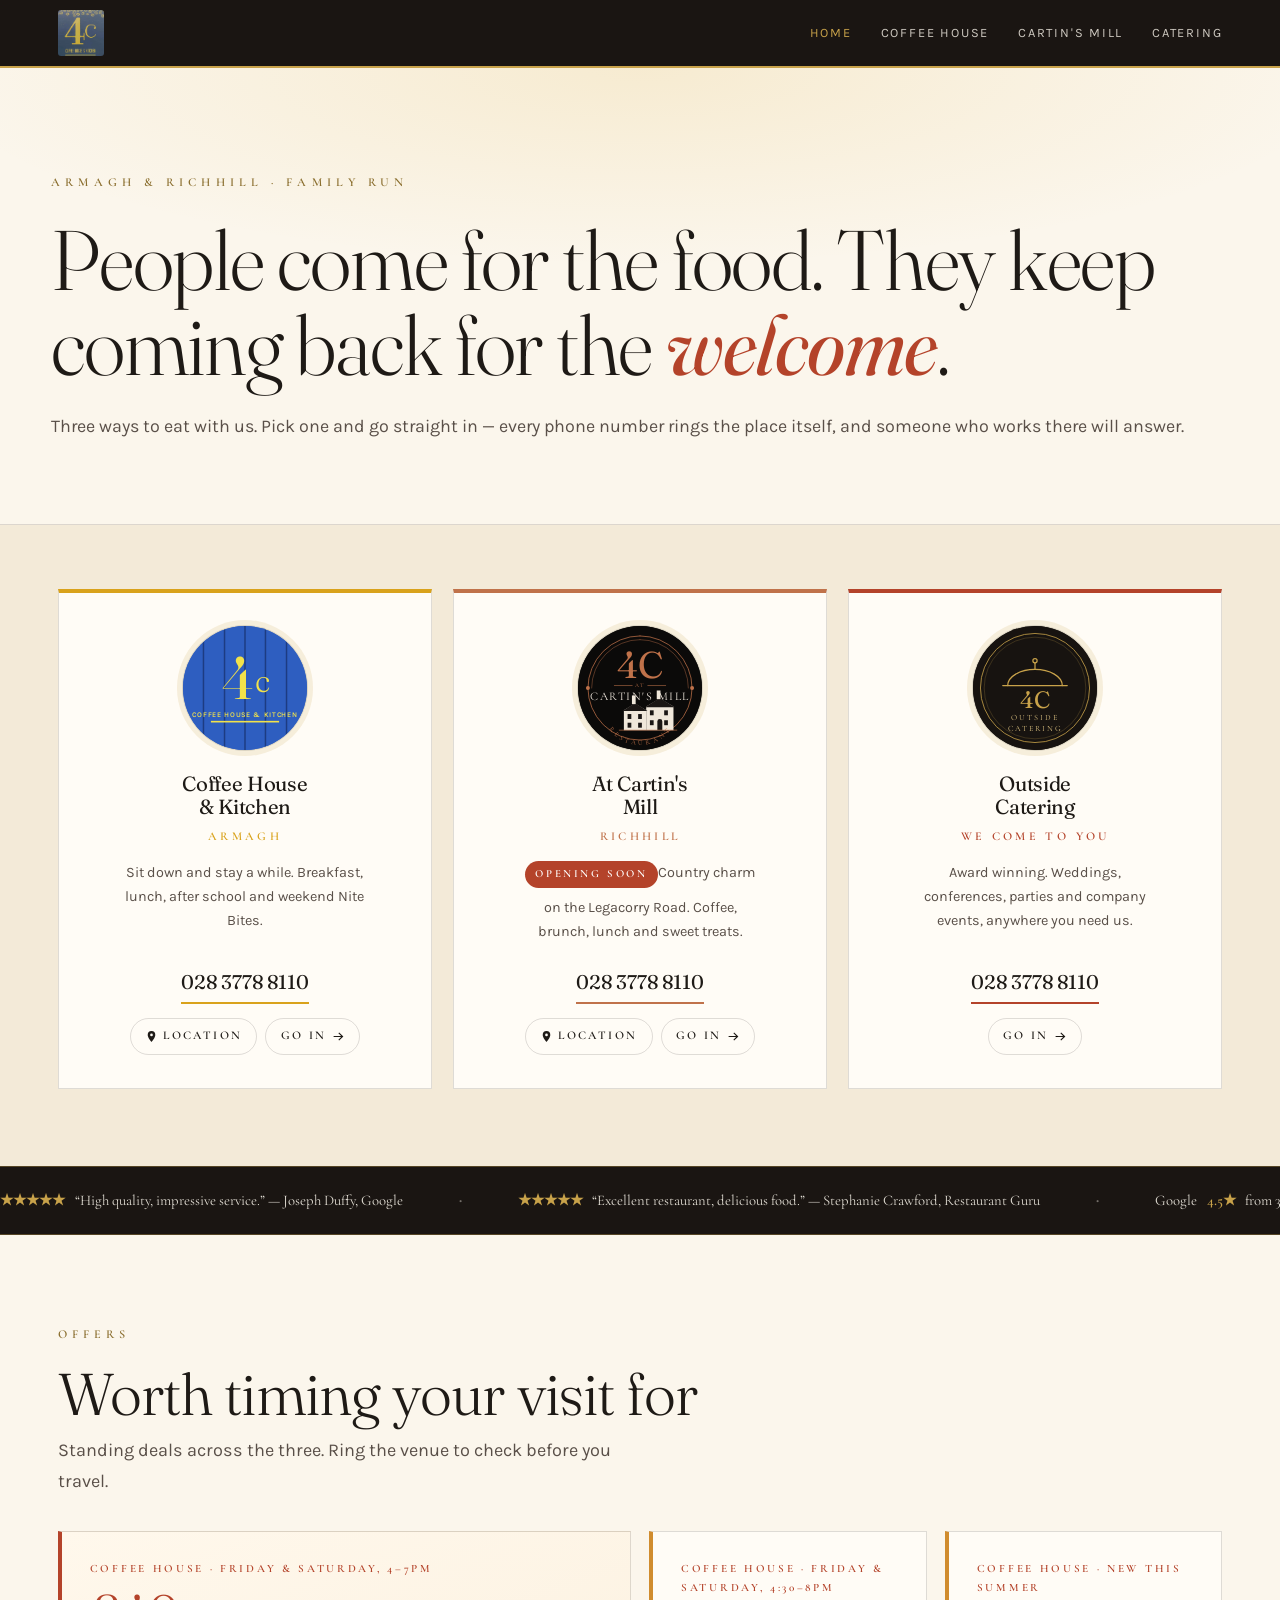
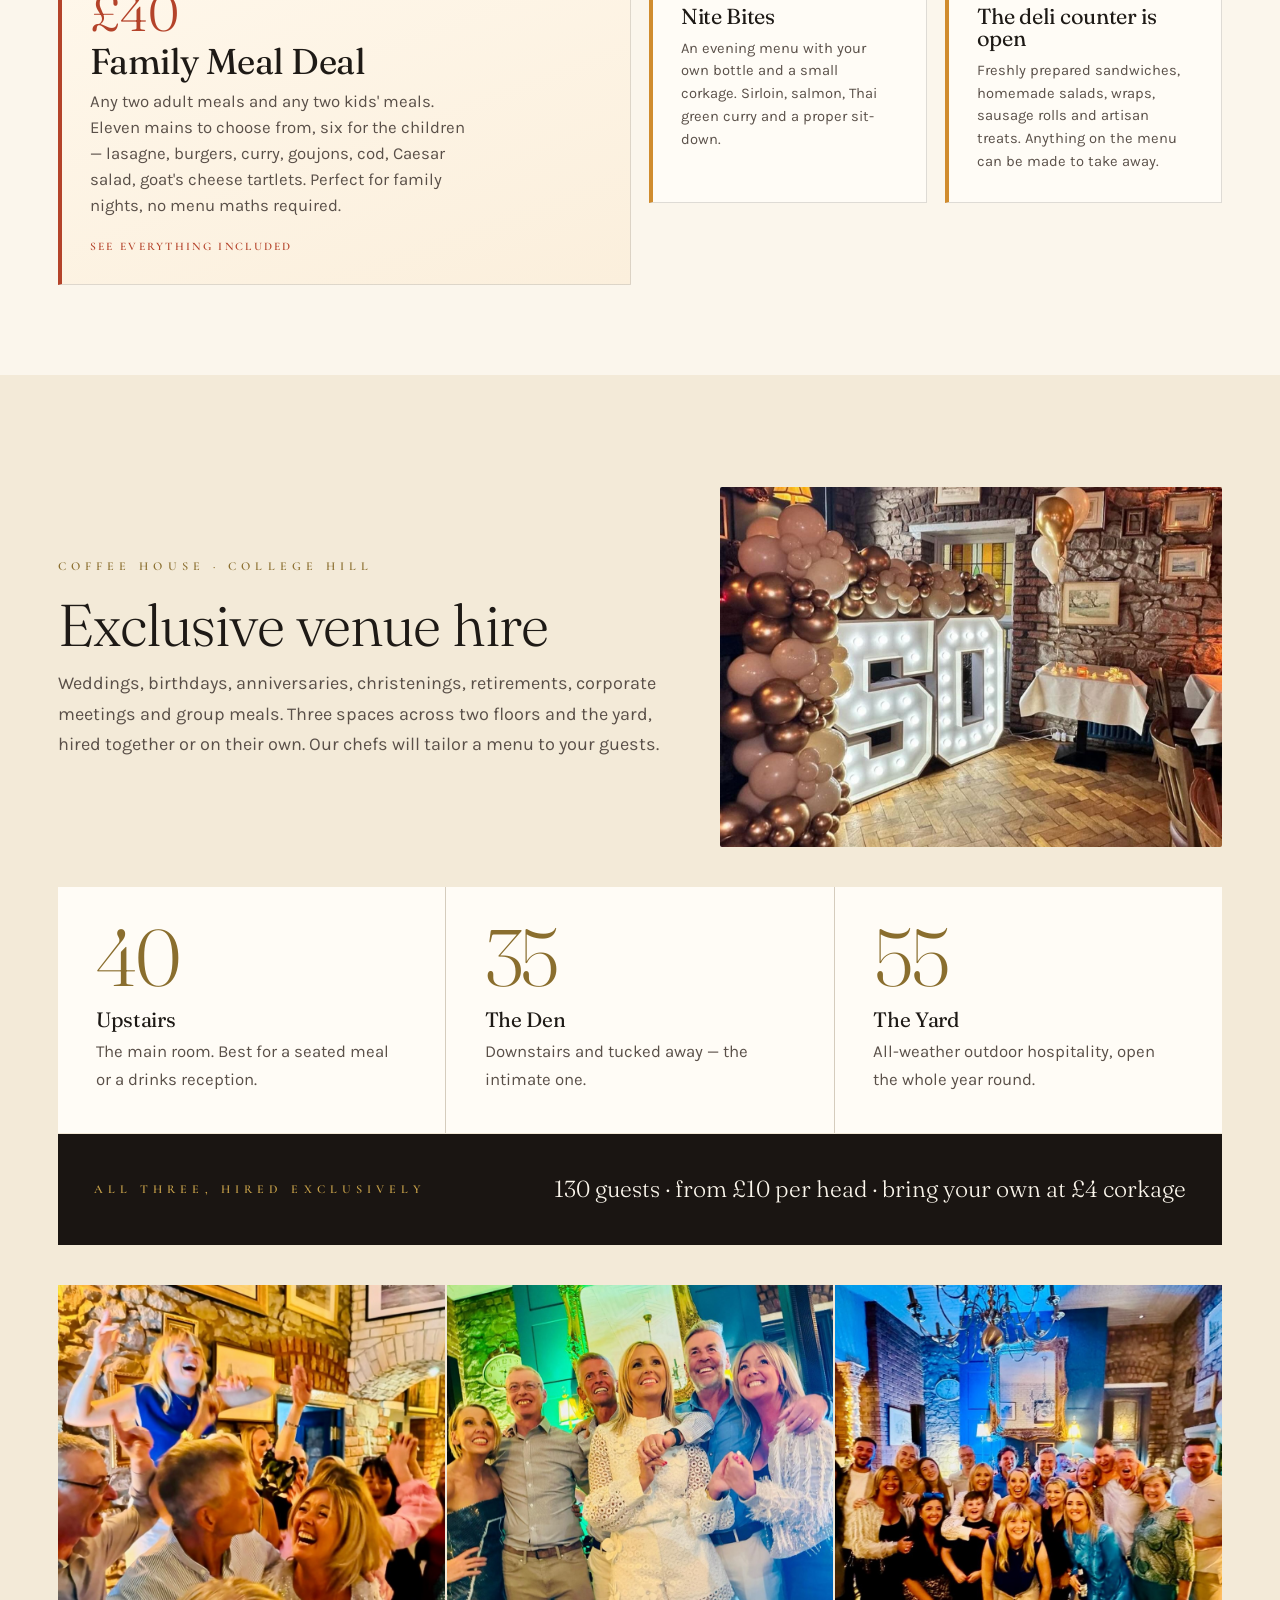
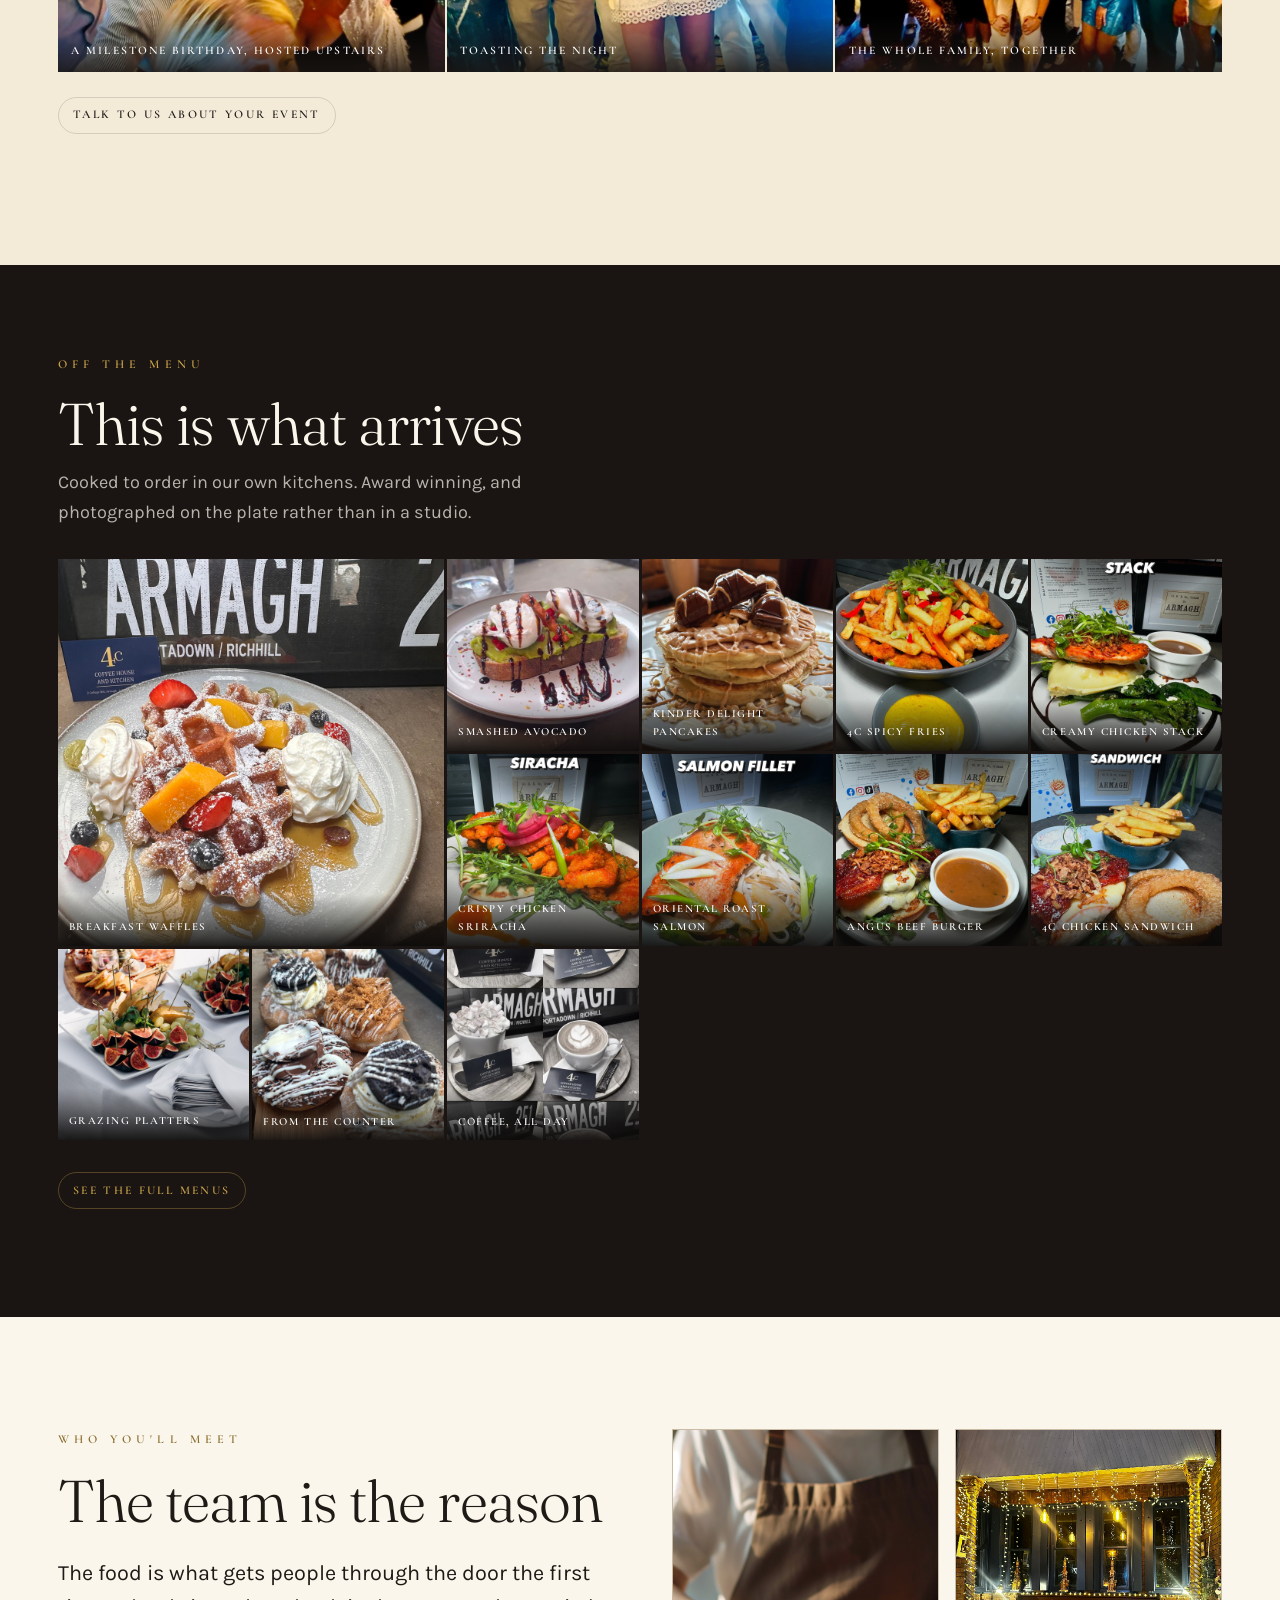
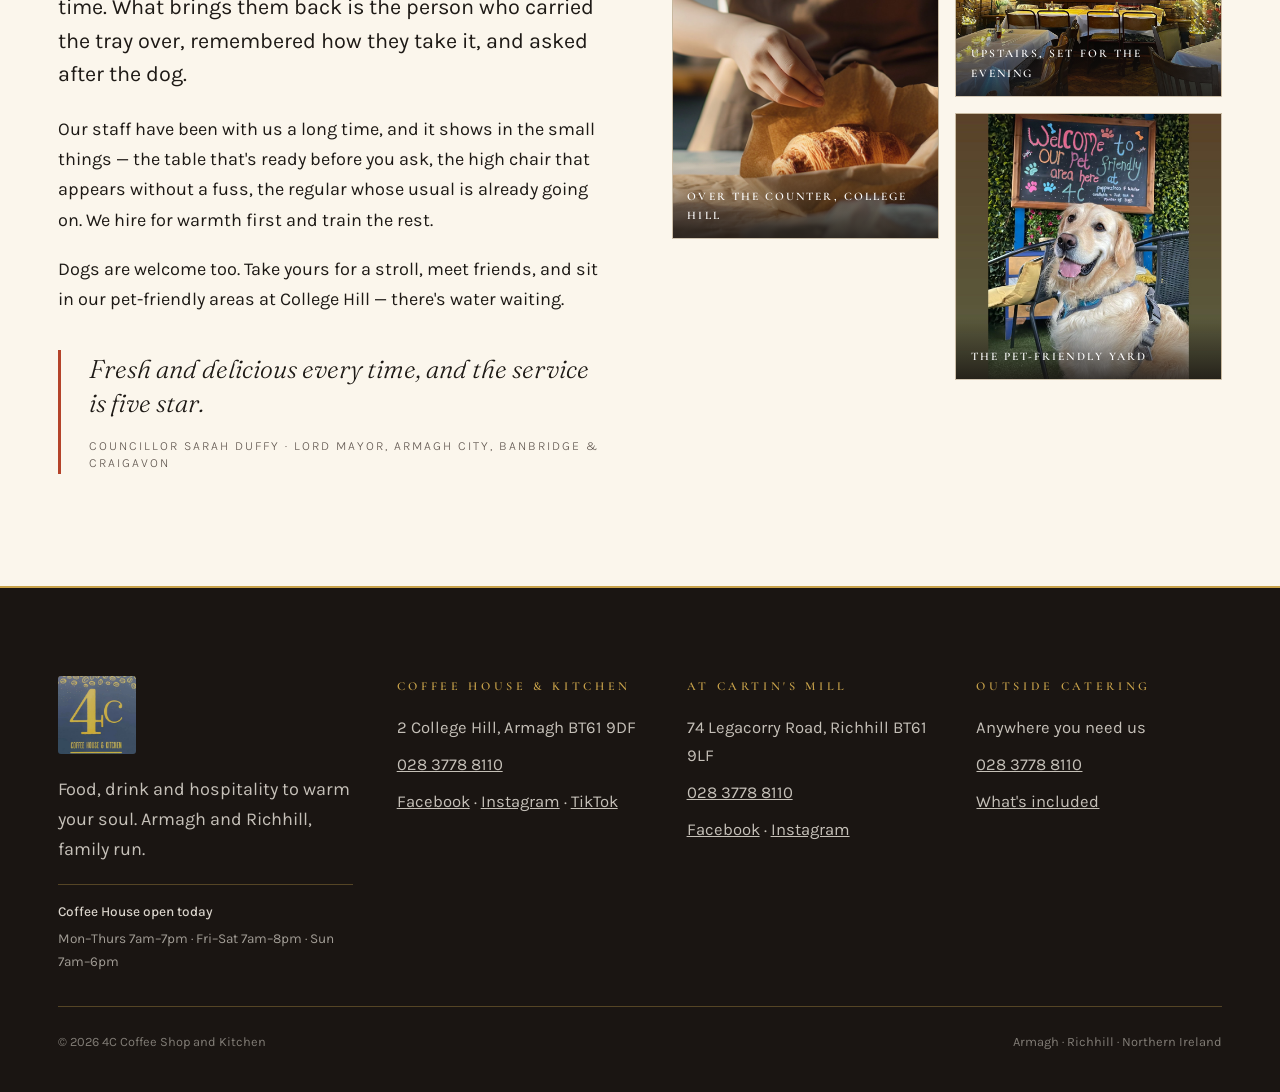
<file: index.html>
<!DOCTYPE html>
<html lang="en-GB">
<head>
<meta charset="utf-8">
<meta name="viewport" content="width=device-width, initial-scale=1">
<title>4C — Coffee House &amp; Kitchen · At Cartin's Mill · Outside Catering</title>
<meta name="description" content="Three ways to eat with us across Armagh and Richhill. People come for the food and keep coming back for the welcome.">
<link rel="canonical" href="https://4ccoffeehouse.com/">
<meta name="robots" content="index, follow">
<meta name="theme-color" content="#1E1A16">
<link rel="icon" href="images/logo-4c.jpg">
<link rel="apple-touch-icon" href="images/logo-4c.jpg">

<meta property="og:type" content="website">
<meta property="og:site_name" content="4C Coffee House & Kitchen">
<meta property="og:title" content="4C — Coffee House &amp; Kitchen · At Cartin's Mill · Outside Catering">
<meta property="og:description" content="Three ways to eat with us across Armagh and Richhill. People come for the food and keep coming back for the welcome.">
<meta property="og:url" content="https://4ccoffeehouse.com/">
<meta property="og:image" content="https://4ccoffeehouse.com/images/frontage-college-hill.jpg">
<meta property="og:locale" content="en_GB">
<meta name="twitter:card" content="summary_large_image">
<meta name="twitter:title" content="4C — Coffee House &amp; Kitchen · At Cartin's Mill · Outside Catering">
<meta name="twitter:description" content="Three ways to eat with us across Armagh and Richhill. People come for the food and keep coming back for the welcome.">
<meta name="twitter:image" content="https://4ccoffeehouse.com/images/frontage-college-hill.jpg">

<meta name="geo.region" content="GB-NIR">
<meta name="geo.placename" content="Armagh">
<meta name="geo.position" content="54.352228;-6.647959">
<meta name="ICBM" content="54.352228, -6.647959">

<script type="application/ld+json">
{
  "@context": "https://schema.org",
  "@type": "Organization",
  "name": "4C",
  "url": "https://4ccoffeehouse.com/",
  "logo": "https://4ccoffeehouse.com/images/logo-4c.jpg",
  "sameAs": [
    "https://www.facebook.com/4ccoffeehouse",
    "https://www.instagram.com/4ccoffeehouse/",
    "https://www.tiktok.com/@4coffeehouseandkitchen",
    "https://www.facebook.com/profile.php?id=61592115714688",
    "https://www.instagram.com/4catcartinsmill/"
  ],
  "subOrganization": [
    {
      "@type": "CafeOrCoffeeShop",
      "name": "4C Coffee House & Kitchen",
      "url": "https://4ccoffeehouse.com/coffee-house.html",
      "telephone": "+442837788110",
      "address": {
        "@type": "PostalAddress",
        "streetAddress": "2 College Hill",
        "addressLocality": "Armagh",
        "postalCode": "BT61 9DF",
        "addressCountry": "GB"
      }
    },
    {
      "@type": "CafeOrCoffeeShop",
      "name": "4C at Cartin's Mill",
      "url": "https://4ccoffeehouse.com/cartins-mill.html",
      "telephone": "+442837788110",
      "address": {
        "@type": "PostalAddress",
        "streetAddress": "74 Legacorry Road",
        "addressLocality": "Richhill",
        "postalCode": "BT61 9LF",
        "addressCountry": "GB"
      }
    }
  ]
}
</script>

<link rel="preconnect" href="https://fonts.googleapis.com">
<link rel="preconnect" href="https://fonts.gstatic.com" crossorigin>
<link href="https://fonts.googleapis.com/css2?family=Cormorant+Garamond:wght@400;500;600&family=Fraunces:opsz,wght@9..144,300;9..144,400;9..144,600;9..144,700&family=Karla:wght@300;400;500;600&display=swap" rel="stylesheet">
<link rel="stylesheet" href="styles.css">
</head>
<body>
<header class="masthead">
<div class="wrap masthead__in">
<a class="brandmark" href="index.html" aria-label="4C, home">
<img src="images/logo-4c.jpg" alt="4C Coffee House &amp; Kitchen">
</a>
<button class="navtoggle" aria-label="Menu" aria-expanded="false" aria-controls="primary-nav" onclick="var n=document.getElementById('primary-nav');var open=n.classList.toggle('nav--open');this.setAttribute('aria-expanded',open);"><span></span><span></span><span></span></button>
<nav id="primary-nav">
<a href="index.html" class="here">Home</a>
<a href="coffee-house.html">Coffee House</a>
<a href="cartins-mill.html">Cartin's Mill</a>
<a href="outside-catering.html">Catering</a>
</nav>
</div>
</header>
<main>
<section class="hero">
<div class="wrap hero__in">
<span class="label">Armagh &amp; Richhill · Family run</span>
<h1>People come for the food. They keep coming back for the <em>welcome</em>.</h1>
<p class="hero__sub">Three ways to eat with us. Pick one and go straight in — every phone number rings the place itself, and someone who works there will answer.</p>
</div>
</section>
<section class="offers" aria-label="Our offerings">
<div class="wrap"><div class="offers__grid">
<article class="offer" style="--brand:#D9A21B">
<a class="offer__icon" href="coffee-house.html" aria-label="Coffee House and Kitchen">
<span class="medallion" style="--brand:#2E5EC0"><svg class="medallion__fb" viewBox="0 0 200 200" aria-hidden="true"><use href="sprite.svg#crest-ch"/></svg></span>
</a>
<h2 class="offer__name"><a href="coffee-house.html" style="text-decoration:none">Coffee House<br>&amp; Kitchen</a></h2>
<p class="offer__where">Armagh</p>
<p class="offer__note">Sit down and stay a while. Breakfast, lunch, after school and weekend Nite Bites.</p>
<a class="offer__tel" href="tel:+442837788110">028 3778 8110</a>
<div class="offer__acts">
<a class="btn" href="https://www.google.com/maps/search/?api=1&amp;query=4C+Coffee+House+and+Kitchen%2C+2+College+Hill%2C+Armagh+BT61+9DF"><svg aria-hidden="true"><use href="sprite.svg#i-pin"/></svg>Location</a>
<a class="btn" href="coffee-house.html">Go in<svg aria-hidden="true"><use href="sprite.svg#i-arrow"/></svg></a>
</div>
</article>
<article class="offer" style="--brand:#C0724A">
<a class="offer__icon" href="cartins-mill.html" aria-label="At Cartin's Mill">
<span class="medallion" style="--brand:#0B0A09"><svg class="medallion__fb" viewBox="0 0 200 200" aria-hidden="true"><use href="sprite.svg#crest-mill"/></svg></span>
</a>
<h2 class="offer__name"><a href="cartins-mill.html" style="text-decoration:none">At Cartin's<br>Mill</a></h2>
<p class="offer__where">Richhill</p>
<p class="offer__note"><span class="flag">Opening soon</span>Country charm on the Legacorry Road. Coffee, brunch, lunch and sweet treats.</p>
<a class="offer__tel" href="tel:+442837788110">028 3778 8110</a>
<div class="offer__acts">
<a class="btn" href="https://www.google.com/maps/search/?api=1&amp;query=Cartin%27s+Mill%2C+74+Legacorry+Road%2C+Richhill%2C+Armagh+BT61+9LF"><svg aria-hidden="true"><use href="sprite.svg#i-pin"/></svg>Location</a>
<a class="btn" href="cartins-mill.html">Go in<svg aria-hidden="true"><use href="sprite.svg#i-arrow"/></svg></a>
</div>
</article>
<article class="offer" style="--brand:#B4432A">
<a class="offer__icon" href="outside-catering.html" aria-label="Outside Catering">
<span class="medallion" style="--brand:#171310"><svg class="medallion__fb" viewBox="0 0 200 200" aria-hidden="true"><use href="sprite.svg#crest-cater"/></svg></span>
</a>
<h2 class="offer__name"><a href="outside-catering.html" style="text-decoration:none">Outside<br>Catering</a></h2>
<p class="offer__where">We come to you</p>
<p class="offer__note">Award winning. Weddings, conferences, parties and company events, anywhere you need us.</p>
<a class="offer__tel" href="tel:+442837788110">028 3778 8110</a>
<div class="offer__acts">
<a class="btn" href="outside-catering.html">Go in<svg aria-hidden="true"><use href="sprite.svg#i-arrow"/></svg></a>
</div>
</article>
</div></div>
</section>
<section class="ticker" aria-label="What people say">
<div class="ticker__track" aria-hidden="false">
<span class="ticker__item"><strong>★★★★★</strong> &ldquo;High quality, impressive service.&rdquo; — Joseph Duffy, Google</span>
<span class="ticker__dot">·</span>
<span class="ticker__item"><strong>★★★★★</strong> &ldquo;Excellent restaurant, delicious food.&rdquo; — Stephanie Crawford, Restaurant Guru</span>
<span class="ticker__dot">·</span>
<span class="ticker__item">Google <strong>4.5★</strong> from 338 reviews</span>
<span class="ticker__dot">·</span>
<span class="ticker__item">TripAdvisor <strong>4.9★</strong> from 7 reviews</span>
<span class="ticker__dot">·</span>
<span class="ticker__item ticker__item--win">🎉 £100 giveaway won by <strong>Leanne Pollock</strong></span>
<span class="ticker__dot">·</span>
<span class="ticker__item"><strong>★★★★★</strong> &ldquo;High quality, impressive service.&rdquo; — Joseph Duffy, Google</span>
<span class="ticker__dot">·</span>
<span class="ticker__item"><strong>★★★★★</strong> &ldquo;Excellent restaurant, delicious food.&rdquo; — Stephanie Crawford, Restaurant Guru</span>
<span class="ticker__dot">·</span>
<span class="ticker__item">Google <strong>4.5★</strong> from 338 reviews</span>
<span class="ticker__dot">·</span>
<span class="ticker__item">TripAdvisor <strong>4.9★</strong> from 7 reviews</span>
<span class="ticker__dot">·</span>
<span class="ticker__item ticker__item--win">🎉 £100 giveaway won by <strong>Leanne Pollock</strong></span>
</div>
</section>
<section class="promos" aria-label="Offers">
<div class="wrap">
<span class="label label--dark">Offers</span>
<h2 style="margin:1.2rem 0 .7rem">Worth timing your visit for</h2>
<p style="max-width:54ch;color:var(--ink-soft);margin-bottom:2.2rem">Standing deals across the three. Ring the venue to check before you travel.</p>
<div class="promos__grid">
<a class="promo promo--hero" href="coffee-house.html#menus">
<span class="promo__tag">Coffee House · Friday &amp; Saturday, 4–7pm</span>
<span class="promo__price">£40</span>
<h3>Family Meal Deal</h3>
<p>Any two adult meals and any two kids' meals. Eleven mains to choose from, six for the children — lasagne, burgers, curry, goujons, cod, Caesar salad, goat's cheese tartlets. Perfect for family nights, no menu maths required.</p>
<span class="promo__go">See everything included</span>
</a>
<a class="promo" href="coffee-house.html#menus">
<span class="promo__tag">Coffee House · Friday &amp; Saturday, 4:30–8pm</span>
<h3>Nite Bites</h3>
<p>An evening menu with your own bottle and a small corkage. Sirloin, salmon, Thai green curry and a proper sit-down.</p>
</a>
<a class="promo" href="coffee-house.html">
<span class="promo__tag">Coffee House · New this summer</span>
<h3>The deli counter is open</h3>
<p>Freshly prepared sandwiches, homemade salads, wraps, sausage rolls and artisan treats. Anything on the menu can be made to take away.</p>
</a>
</div>
</div>
</section>
<section class="band band--tint" id="hire">
<div class="wrap">
<div class="hire-intro">
<div>
<span class="label label--dark">Coffee House · College Hill</span>
<h2 style="margin:1.2rem 0 .8rem">Exclusive venue hire</h2>
<p style="max-width:58ch;color:var(--ink-soft)">Weddings, birthdays, anniversaries, christenings, retirements, corporate meetings and group meals. Three spaces across two floors and the yard, hired together or on their own. Our chefs will tailor a menu to your guests.</p>
</div>
<img class="hire-photo" src="images/venue-hire-room.jpg" alt="The stone-walled upstairs room at 4C, decorated for a private birthday celebration" loading="lazy">
</div>
<div class="rooms">
<div class="room"><div class="room__n">40</div><h3>Upstairs</h3><p>The main room. Best for a seated meal or a drinks reception.</p></div>
<div class="room"><div class="room__n">35</div><h3>The Den</h3><p>Downstairs and tucked away — the intimate one.</p></div>
<div class="room"><div class="room__n">55</div><h3>The Yard</h3><p>All-weather outdoor hospitality, open the whole year round.</p></div>
</div>
<div class="hire-terms">
<span class="label">All three, hired exclusively</span>
<strong>130 guests · from £10 per head · bring your own at £4 corkage</strong>
</div>
<div class="gallery" style="grid-template-columns:repeat(3,1fr);margin-top:2.5rem"><figure><img src="images/venue-hire-party-1.jpg" alt="A 50th birthday celebration upstairs at 4C" loading="lazy" onerror="this.style.display='none';this.parentNode.classList.add('noimg')"><figcaption>A milestone birthday, hosted upstairs</figcaption></figure><figure><img src="images/venue-hire-party-2.jpg" alt="Guests celebrating at a private party at 4C" loading="lazy" onerror="this.style.display='none';this.parentNode.classList.add('noimg')"><figcaption>Toasting the night</figcaption></figure><figure><img src="images/venue-hire-party-3.jpg" alt="A large group photo at a private celebration at 4C" loading="lazy" onerror="this.style.display='none';this.parentNode.classList.add('noimg')"><figcaption>The whole family, together</figcaption></figure></div>
<p style="margin-top:1.6rem"><a class="btn" href="coffee-house.html#hire">Talk to us about your event</a></p>
</div>
</section>
<section class="foodwall" aria-label="Food at 4C">
<div class="wrap">
<span class="label">Off the menu</span>
<h2 style="margin:1.2rem 0 .8rem;color:var(--cream)">This is what arrives</h2>
<p style="color:rgba(251,246,236,.7);max-width:52ch;margin-bottom:2rem">Cooked to order in our own kitchens. Award winning, and photographed on the plate rather than in a studio.</p>
<div class="foodwall__grid">
<figure><img src="images/dish-waffles.jpg" alt="Breakfast waffles with seasonal fruit and cream" loading="lazy" onerror="this.style.display='none';this.parentNode.classList.add('noimg')"><figcaption>Breakfast Waffles</figcaption></figure>
<figure><img src="images/dish-smashed-avocado.jpg" alt="Smashed avocado with poached egg and halloumi" loading="lazy" onerror="this.style.display='none';this.parentNode.classList.add('noimg')"><figcaption>Smashed Avocado</figcaption></figure>
<figure><img src="images/dish-kinder-pancakes.jpg" alt="Kinder Delight pancake stack" loading="lazy" onerror="this.style.display='none';this.parentNode.classList.add('noimg')"><figcaption>Kinder Delight Pancakes</figcaption></figure>
<figure><img src="images/dish-spicy-fries.jpg" alt="4C spicy loaded fries with jalapeños" loading="lazy" onerror="this.style.display='none';this.parentNode.classList.add('noimg')"><figcaption>4C Spicy Fries</figcaption></figure>
<figure><img src="images/dish-creamy-chicken-stack.jpg" alt="Creamy chicken stack on champ" loading="lazy" onerror="this.style.display='none';this.parentNode.classList.add('noimg')"><figcaption>Creamy Chicken Stack</figcaption></figure>
<figure><img src="images/dish-sriracha.jpg" alt="Crispy chicken sriracha on flatbread" loading="lazy" onerror="this.style.display='none';this.parentNode.classList.add('noimg')"><figcaption>Crispy Chicken Sriracha</figcaption></figure>
<figure><img src="images/dish-salmon.jpg" alt="Oriental roast salmon fillet" loading="lazy" onerror="this.style.display='none';this.parentNode.classList.add('noimg')"><figcaption>Oriental Roast Salmon</figcaption></figure>
<figure><img src="images/dish-angus-burger.jpg" alt="Smashed Angus beef burger with fries and soup" loading="lazy" onerror="this.style.display='none';this.parentNode.classList.add('noimg')"><figcaption>Angus Beef Burger</figcaption></figure>
<figure><img src="images/dish-chicken-sandwich.jpg" alt="4C chicken sandwich with house fries" loading="lazy" onerror="this.style.display='none';this.parentNode.classList.add('noimg')"><figcaption>4C Chicken Sandwich</figcaption></figure>
<figure><img src="images/grazing-platter.jpg" alt="Grazing platter with figs and grapes" loading="lazy" onerror="this.style.display='none';this.parentNode.classList.add('noimg')"><figcaption>Grazing Platters</figcaption></figure>
<figure><img src="images/sweet-treats.jpg" alt="Cream buns with chocolate drizzle" loading="lazy" onerror="this.style.display='none';this.parentNode.classList.add('noimg')"><figcaption>From the Counter</figcaption></figure>
<figure><img src="images/hot-chocolate-cappuccino.jpg" alt="Cappuccino and hot chocolate" loading="lazy" onerror="this.style.display='none';this.parentNode.classList.add('noimg')"><figcaption>Coffee, all day</figcaption></figure>
</div>
<p style="margin-top:2rem"><a class="btn" style="border-color:var(--hairline-gold);color:var(--gold)" href="coffee-house.html#menus">See the full menus</a></p>
</div>
</section>
<section class="band">
<div class="wrap">
<div class="welcome">
<div>
<span class="label label--dark">Who you'll meet</span>
<h2 style="margin:1.3rem 0 1.6rem">The team is the reason</h2>
<p class="welcome__lead">The food is what gets people through the door the first time. What brings them back is the person who carried the tray over, remembered how they take it, and asked after the dog.</p>
<p>Our staff have been with us a long time, and it shows in the small things — the table that's ready before you ask, the high chair that appears without a fuss, the regular whose usual is already going on. We hire for warmth first and train the rest.</p>
<p>Dogs are welcome too. Take yours for a stroll, meet friends, and sit in our pet-friendly areas at College Hill — there's water waiting.</p>
<figure class="pull">
Fresh and delicious every time, and the service is five star.
<cite>Councillor Sarah Duffy · Lord Mayor, Armagh City, Banbridge &amp; Craigavon</cite>
</figure>
</div>
<div class="frames">
<figure class="frame frame--tall">
<img src="images/team-counter.jpg" alt="A member of the 4C team handing over a fresh bake" loading="lazy" onerror="this.style.display='none';this.parentNode.classList.add('noimg')">
<figcaption>Over the counter, College Hill</figcaption>
</figure>
<figure class="frame frame--sq">
<img src="images/interior-evening.jpg" alt="Inside the Coffee House in the evening" loading="lazy" onerror="this.style.display='none';this.parentNode.classList.add('noimg')">
<figcaption>Upstairs, set for the evening</figcaption>
</figure>
<figure class="frame frame--sq">
<img src="images/yard-pet-friendly.jpg" alt="A dog in the pet-friendly yard" loading="lazy" onerror="this.style.display='none';this.parentNode.classList.add('noimg')">
<figcaption>The pet-friendly yard</figcaption>
</figure>
</div>
</div>
</div>
</section>
</main>
<footer class="foot">
<div class="wrap">
<div class="foot__grid">
<div>
<img class="footmark" src="images/logo-4c.jpg" alt="4C Coffee House &amp; Kitchen">
<p style="margin-top:1.2rem;max-width:30ch;color:rgba(251,246,236,.76)">Food, drink and hospitality to warm your soul. Armagh and Richhill, family run.</p>
<div class="foot__hours"><strong>Coffee House open today</strong>Mon&ndash;Thurs 7am&ndash;7pm &middot; Fri&ndash;Sat 7am&ndash;8pm &middot; Sun 7am&ndash;6pm</div>
</div>
<div><h4>Coffee House &amp; Kitchen</h4><ul>
<li>2 College Hill, Armagh BT61 9DF</li>
<li><a href="tel:+442837788110">028 3778 8110</a></li>
<li><a href="https://www.facebook.com/4ccoffeehouse">Facebook</a> · <a href="https://www.instagram.com/4ccoffeehouse/">Instagram</a> · <a href="https://www.tiktok.com/@4coffeehouseandkitchen">TikTok</a></li></ul></div>
<div><h4>At Cartin's Mill</h4><ul>
<li>74 Legacorry Road, Richhill BT61 9LF</li>
<li><a href="tel:+442837788110">028 3778 8110</a></li>
<li><a href="https://www.facebook.com/profile.php?id=61592115714688">Facebook</a> · <a href="https://www.instagram.com/4catcartinsmill/">Instagram</a></li></ul></div>
<div><h4>Outside Catering</h4><ul>
<li>Anywhere you need us</li>
<li><a href="tel:+442837788110">028 3778 8110</a></li>
<li><a href="outside-catering.html">What's included</a></li></ul></div>
</div>
<div class="foot__end">
<span>© 2026 4C Coffee Shop and Kitchen</span>
<span>Armagh · Richhill · Northern Ireland</span>
</div>
</div>
</footer>
</body>
</html>
</file>
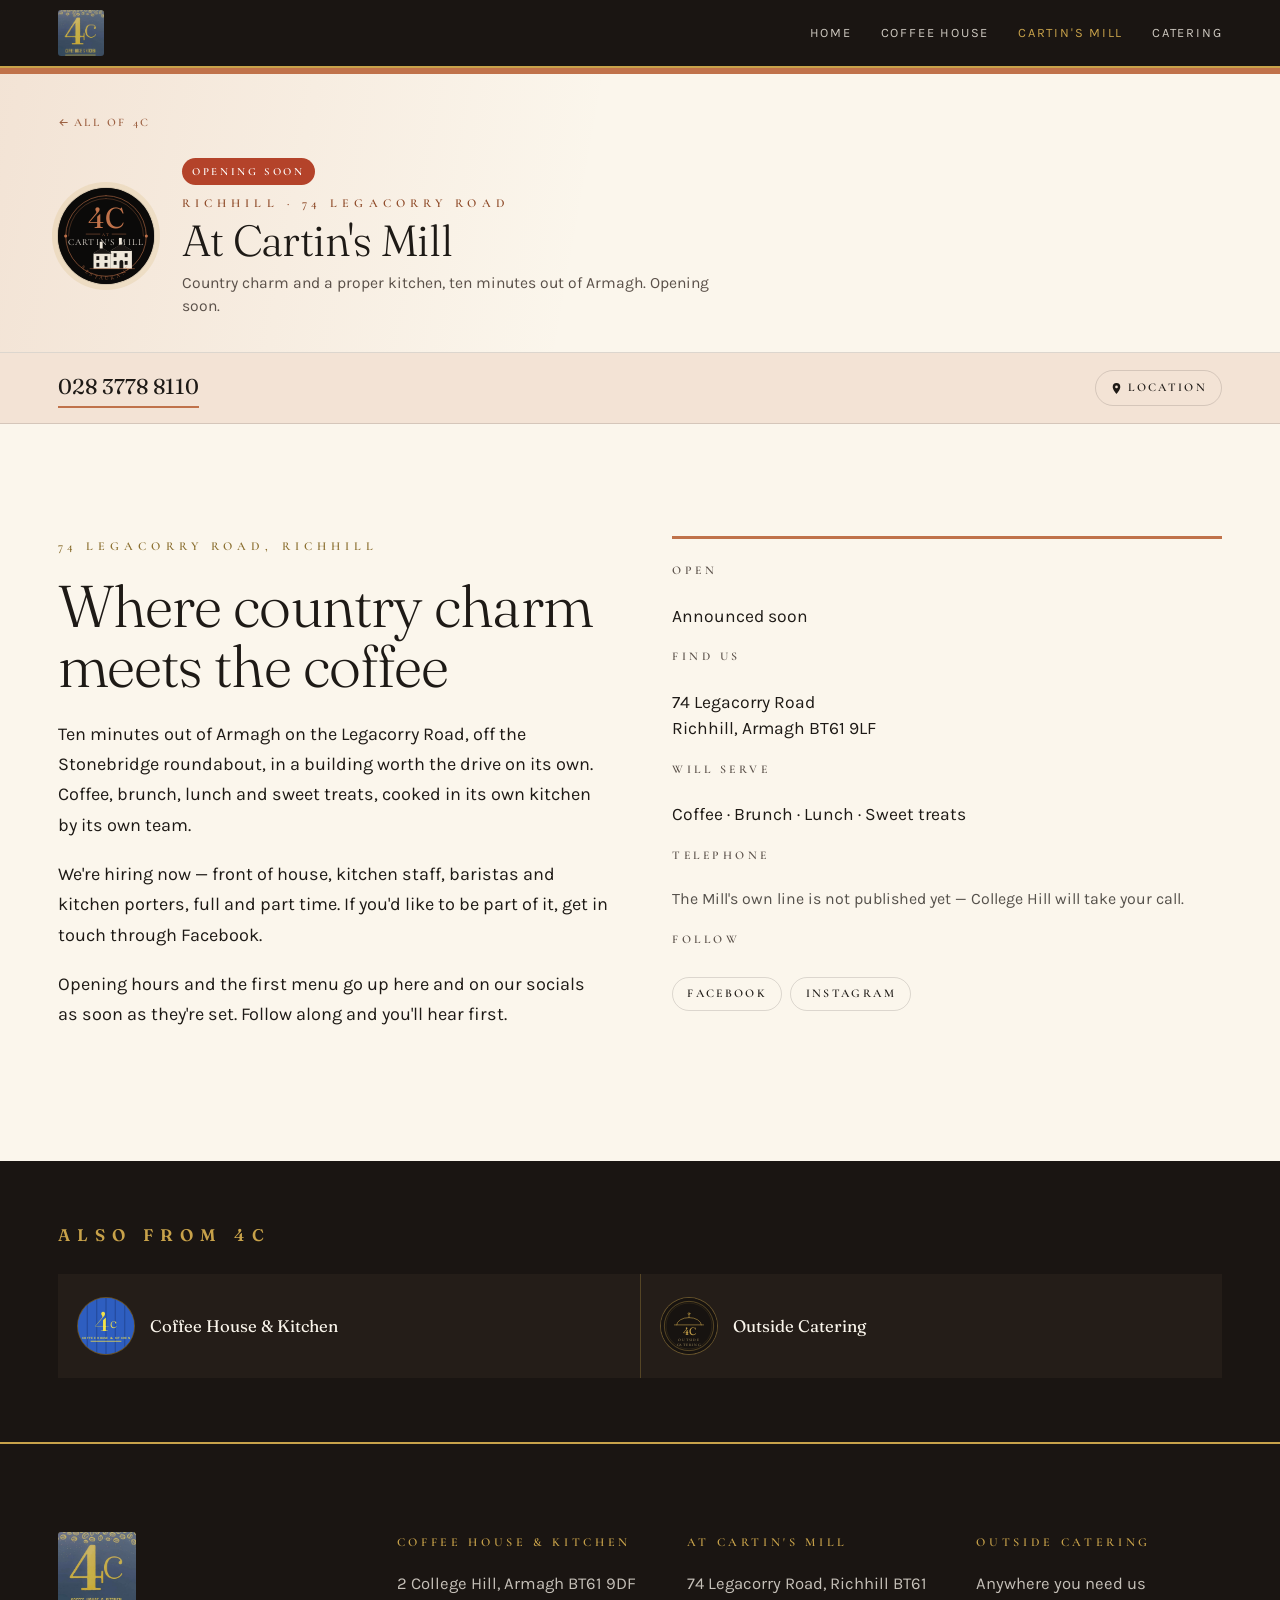
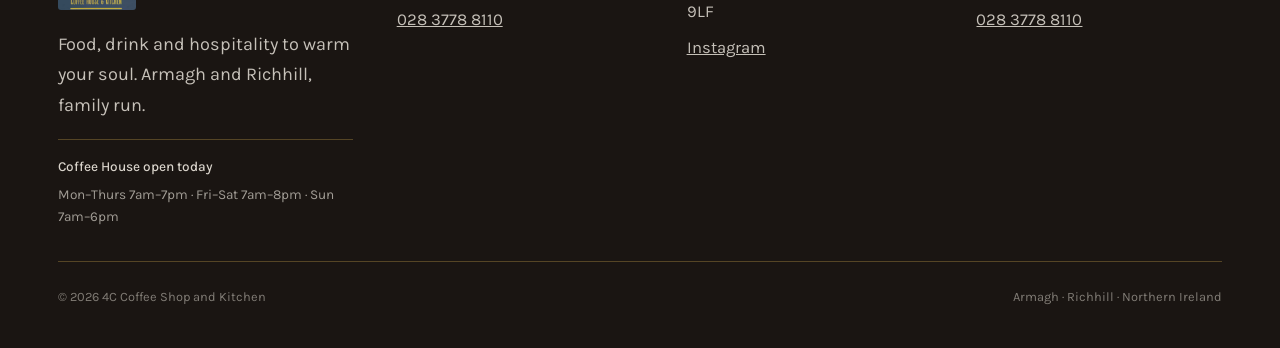
<file: cartins-mill.html>
<!DOCTYPE html>
<html lang="en-GB">
<head>
<meta charset="utf-8">
<meta name="viewport" content="width=device-width, initial-scale=1">
<title>4C at Cartin's Mill — 74 Legacorry Road, Richhill</title>
<meta name="description" content="Coffee, brunch, lunch and sweet treats at Cartin's Mill, Richhill. Opening soon.">
<link rel="canonical" href="https://4ccoffeehouse.com/cartins-mill.html">
<meta name="robots" content="index, follow">
<meta name="theme-color" content="#1E1A16">
<link rel="icon" href="images/logo-4c.jpg">
<link rel="apple-touch-icon" href="images/logo-4c.jpg">

<meta property="og:type" content="website">
<meta property="og:site_name" content="4C at Cartin's Mill">
<meta property="og:title" content="4C at Cartin's Mill — 74 Legacorry Road, Richhill">
<meta property="og:description" content="Coffee, brunch, lunch and sweet treats at Cartin's Mill, Richhill. Opening soon.">
<meta property="og:url" content="https://4ccoffeehouse.com/cartins-mill.html">
<meta property="og:image" content="https://4ccoffeehouse.com/images/logo-4c.jpg">
<meta property="og:locale" content="en_GB">
<meta name="twitter:card" content="summary_large_image">
<meta name="twitter:title" content="4C at Cartin's Mill — 74 Legacorry Road, Richhill">
<meta name="twitter:description" content="Coffee, brunch, lunch and sweet treats at Cartin's Mill, Richhill. Opening soon.">
<meta name="twitter:image" content="https://4ccoffeehouse.com/images/logo-4c.jpg">

<meta name="geo.region" content="GB-NIR">
<meta name="geo.placename" content="Richhill">
<meta name="geo.position" content="54.385746;-6.538289">
<meta name="ICBM" content="54.385746, -6.538289">

<script type="application/ld+json">
{
  "@context": "https://schema.org",
  "@type": "CafeOrCoffeeShop",
  "name": "4C at Cartin's Mill",
  "image": "https://4ccoffeehouse.com/images/logo-4c.jpg",
  "url": "https://4ccoffeehouse.com/cartins-mill.html",
  "telephone": "+442837788110",
  "priceRange": "££",
  "servesCuisine": "Cafe, Breakfast, Brunch, British",
  "address": {
    "@type": "PostalAddress",
    "streetAddress": "74 Legacorry Road",
    "addressLocality": "Richhill",
    "postalCode": "BT61 9LF",
    "addressCountry": "GB"
  },
  "geo": {
    "@type": "GeoCoordinates",
    "latitude": 54.385746,
    "longitude": -6.538289
  },
  "sameAs": [
    "https://www.facebook.com/profile.php?id=61592115714688",
    "https://www.instagram.com/4catcartinsmill/"
  ]
}
</script>

<link rel="preconnect" href="https://fonts.googleapis.com">
<link rel="preconnect" href="https://fonts.gstatic.com" crossorigin>
<link href="https://fonts.googleapis.com/css2?family=Cormorant+Garamond:wght@400;500;600&family=Fraunces:opsz,wght@9..144,300;9..144,400;9..144,600;9..144,700&family=Karla:wght@300;400;500;600&display=swap" rel="stylesheet">
<link rel="stylesheet" href="styles.css">
</head>
<body>
<header class="masthead">
<div class="wrap masthead__in">
<a class="brandmark" href="index.html" aria-label="4C, home">
<img src="images/logo-4c.jpg" alt="4C">
</a>
<button class="navtoggle" aria-label="Menu" aria-expanded="false" aria-controls="primary-nav" onclick="var n=document.getElementById('primary-nav');var open=n.classList.toggle('nav--open');this.setAttribute('aria-expanded',open);"><span></span><span></span><span></span></button>
<nav id="primary-nav">
<a href="index.html">Home</a>
<a href="coffee-house.html">Coffee House</a>
<a href="cartins-mill.html" class="here">Cartin's Mill</a>
<a href="outside-catering.html">Catering</a>
</nav>
</div>
</header>
<main style="--accent:#C0724A;--accent-ink:#8E4A28;--accent-wash:rgba(192,114,74,.14)">
<section class="pagehero">
<div class="wrap">
<a class="crumb" href="index.html"><svg aria-hidden="true"><use href="sprite.svg#i-arrow"/></svg>All of 4C</a>
<div class="pagehero__in">
<span class="medallion" style="--brand:#0B0A09">
<svg class="medallion__fb" viewBox="0 0 200 200" aria-hidden="true"><use href="sprite.svg#crest-mill"/></svg>
</span>
<div class="pagehero__txt">
<span class="flag">Opening soon</span>
<span class="label">Richhill · 74 Legacorry Road</span>
<h1>At Cartin's Mill</h1>
<p class="pagehero__sub">Country charm and a proper kitchen, ten minutes out of Armagh. Opening soon.</p>
</div>
</div>
</div>
</section>
<section class="quickbar">
<div class="wrap quickbar__in">
<a class="quickbar__tel" href="tel:+442837788110">028 3778 8110</a>
<div class="quickbar__acts"><a class="btn" href="https://www.google.com/maps/search/?api=1&amp;query=Cartin%27s+Mill%2C+74+Legacorry+Road%2C+Richhill%2C+Armagh+BT61+9LF"><svg aria-hidden="true"><use href="sprite.svg#i-pin"/></svg>Location</a></div>
</div>
</section>
<section class="band">
<div class="wrap">
<div class="welcome">
<div><span class="label label--dark">74 Legacorry Road, Richhill</span>
<h2 style="margin:1.2rem 0 1.4rem">Where country charm meets the coffee</h2>
<p>Ten minutes out of Armagh on the Legacorry Road, off the Stonebridge roundabout, in a building worth the drive on its own. Coffee, brunch, lunch and sweet treats, cooked in its own kitchen by its own team.</p>
<p>We're hiring now — front of house, kitchen staff, baristas and kitchen porters, full and part time. If you'd like to be part of it, get in touch through Facebook.</p>
<p>Opening hours and the first menu go up here and on our socials as soon as they're set. Follow along and you'll hear first.</p></div>
<div class="venue__facts"><dl>
<dt>Open</dt><dd>Announced soon</dd>
<dt>Find us</dt><dd>74 Legacorry Road<br>Richhill, Armagh BT61 9LF</dd>
<dt>Will serve</dt><dd>Coffee · Brunch · Lunch · Sweet treats</dd>
<dt>Telephone</dt><dd style="font-size:.88em;opacity:.75">The Mill's own line is not published yet — College Hill will take your call.</dd>
<dt>Follow</dt><dd><span class="socials">
<a class="btn" href="https://www.facebook.com/profile.php?id=61592115714688">Facebook</a>
<a class="btn" href="https://www.instagram.com/4catcartinsmill/">Instagram</a>
</span></dd>
</dl></div>
</div>
</div>
</section>
</main>
<section class="nextup"><div class="wrap">
<span class="label">Also from 4C</span>
<div class="nextup__grid"><a href="coffee-house.html"><span class="medallion" style="--brand:#2E5EC0"><svg class="medallion__fb" viewBox="0 0 200 200" aria-hidden="true"><use href="sprite.svg#crest-ch"/></svg></span><span>Coffee House &amp; Kitchen</span></a><a href="outside-catering.html"><span class="medallion" style="--brand:#171310"><svg class="medallion__fb" viewBox="0 0 200 200" aria-hidden="true"><use href="sprite.svg#crest-cater"/></svg></span><span>Outside Catering</span></a></div>
</div></section>
<footer class="foot">
<div class="wrap">
<div class="foot__grid">
<div>
<img class="footmark" src="images/logo-4c.jpg" alt="4C">
<p style="margin-top:1.2rem;max-width:30ch;color:rgba(251,246,236,.76)">Food, drink and hospitality to warm your soul. Armagh and Richhill, family run.</p>
<div class="foot__hours"><strong>Coffee House open today</strong>Mon&ndash;Thurs 7am&ndash;7pm &middot; Fri&ndash;Sat 7am&ndash;8pm &middot; Sun 7am&ndash;6pm</div>
</div>
<div><h4>Coffee House &amp; Kitchen</h4><ul>
<li>2 College Hill, Armagh BT61 9DF</li>
<li><a href="tel:+442837788110">028 3778 8110</a></li></ul></div>
<div><h4>At Cartin's Mill</h4><ul>
<li>74 Legacorry Road, Richhill BT61 9LF</li>
<li><a href="https://www.instagram.com/4catcartinsmill/">Instagram</a></li></ul></div>
<div><h4>Outside Catering</h4><ul>
<li>Anywhere you need us</li>
<li><a href="tel:+442837788110">028 3778 8110</a></li></ul></div>
</div>
<div class="foot__end">
<span>© 2026 4C Coffee Shop and Kitchen</span>
<span>Armagh · Richhill · Northern Ireland</span>
</div>
</div>
</footer>
</body>
</html>
</file>
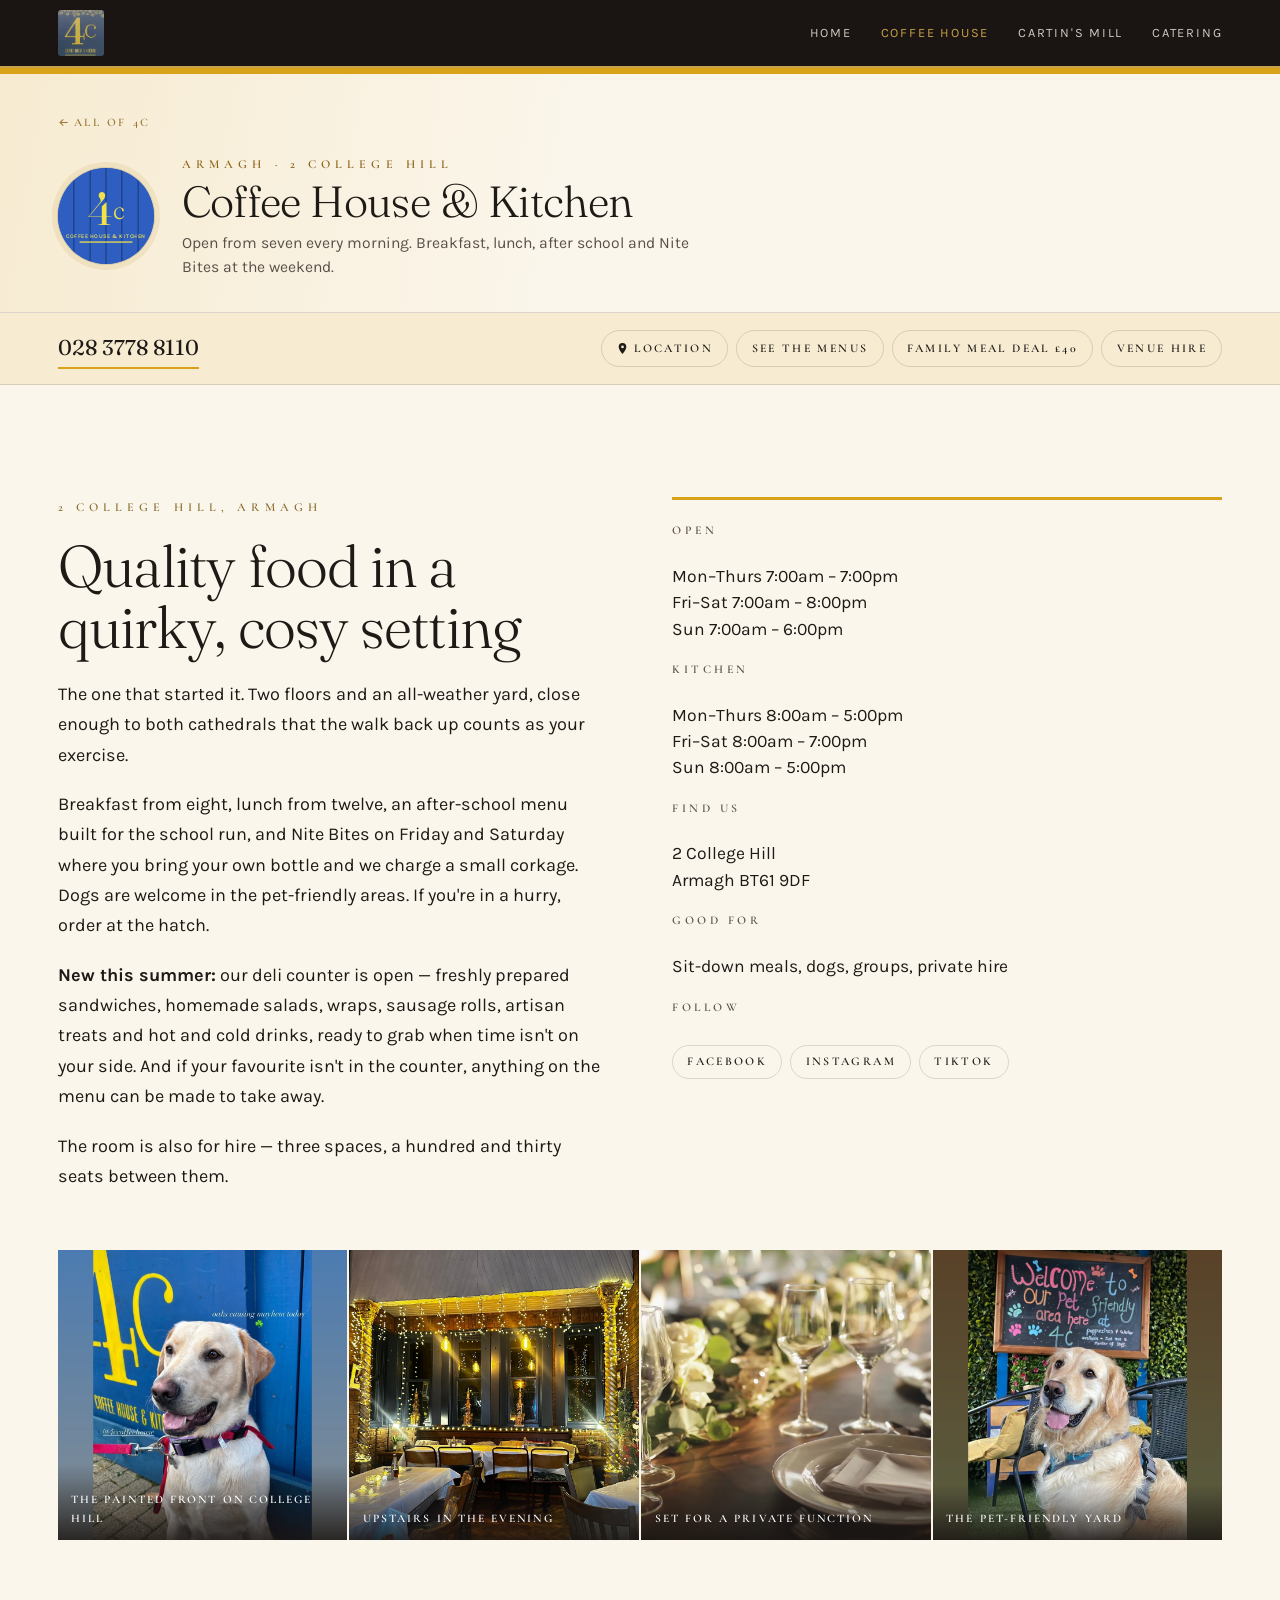
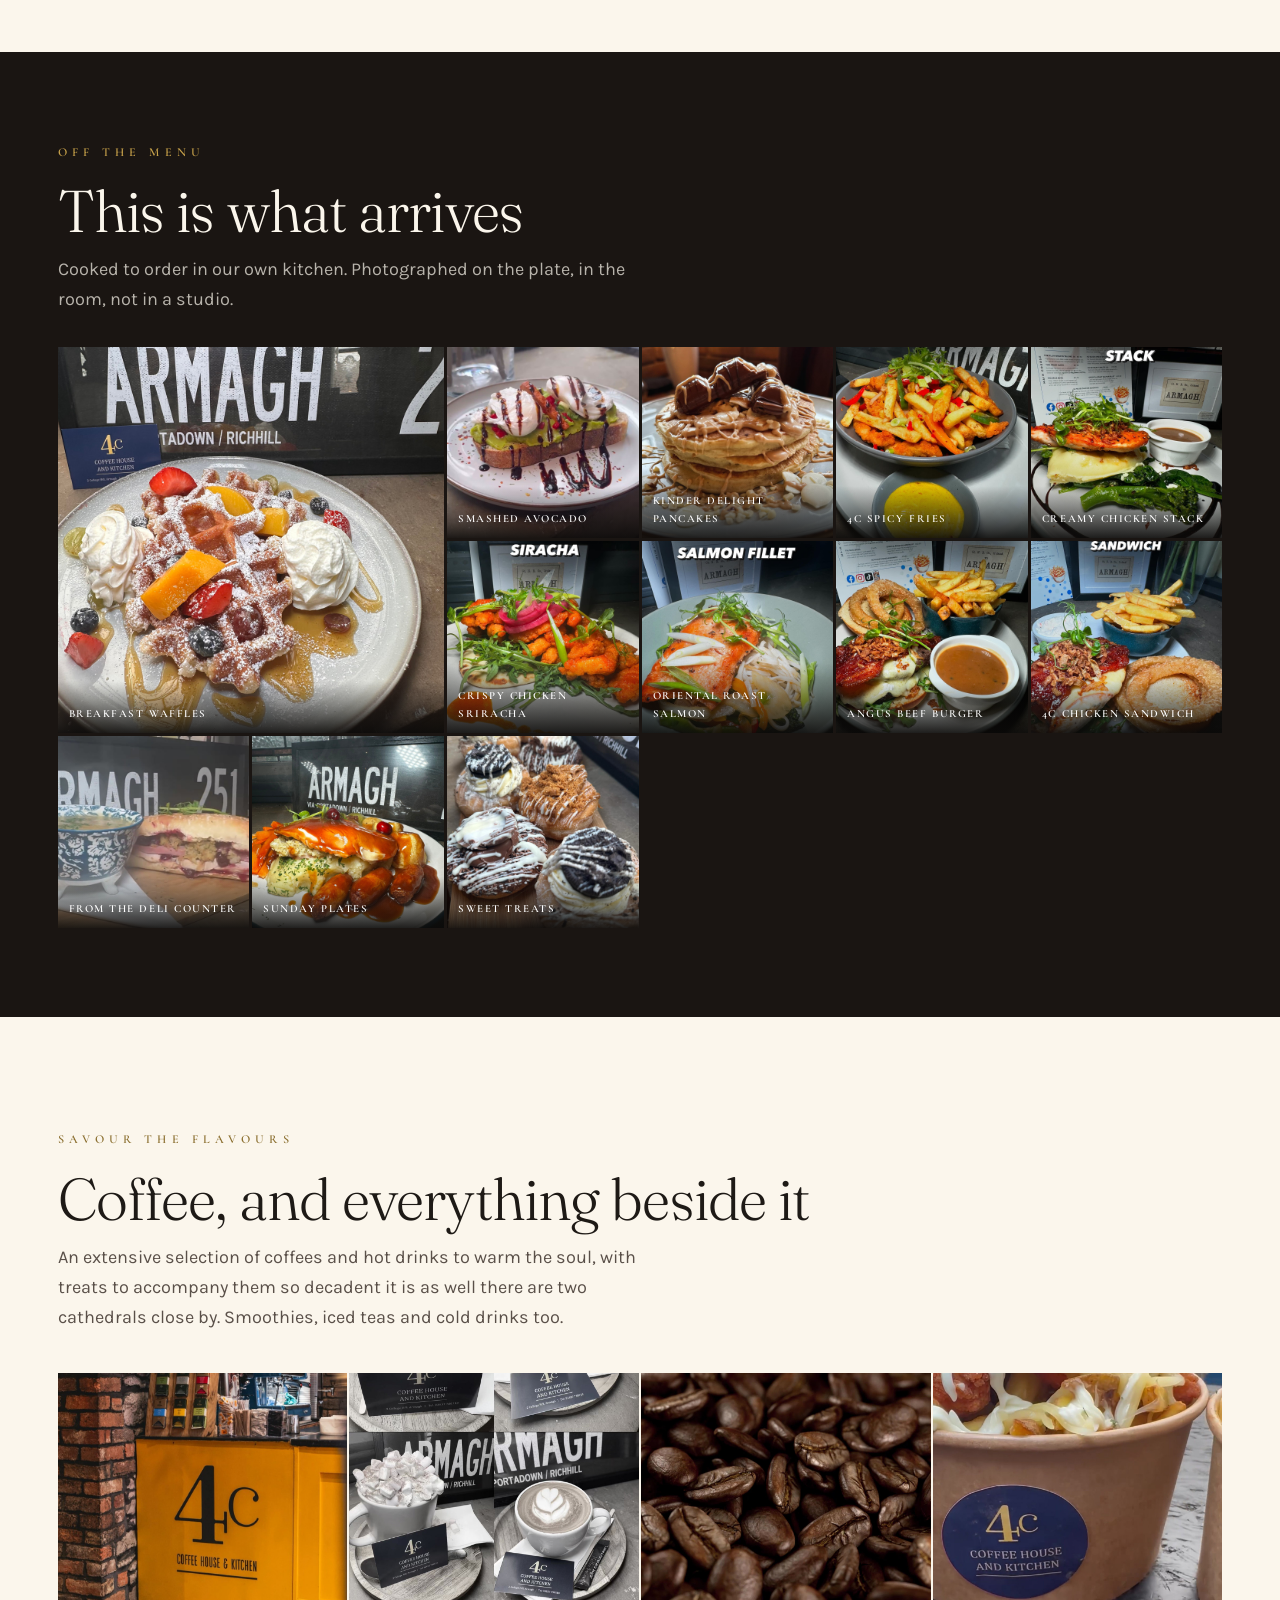
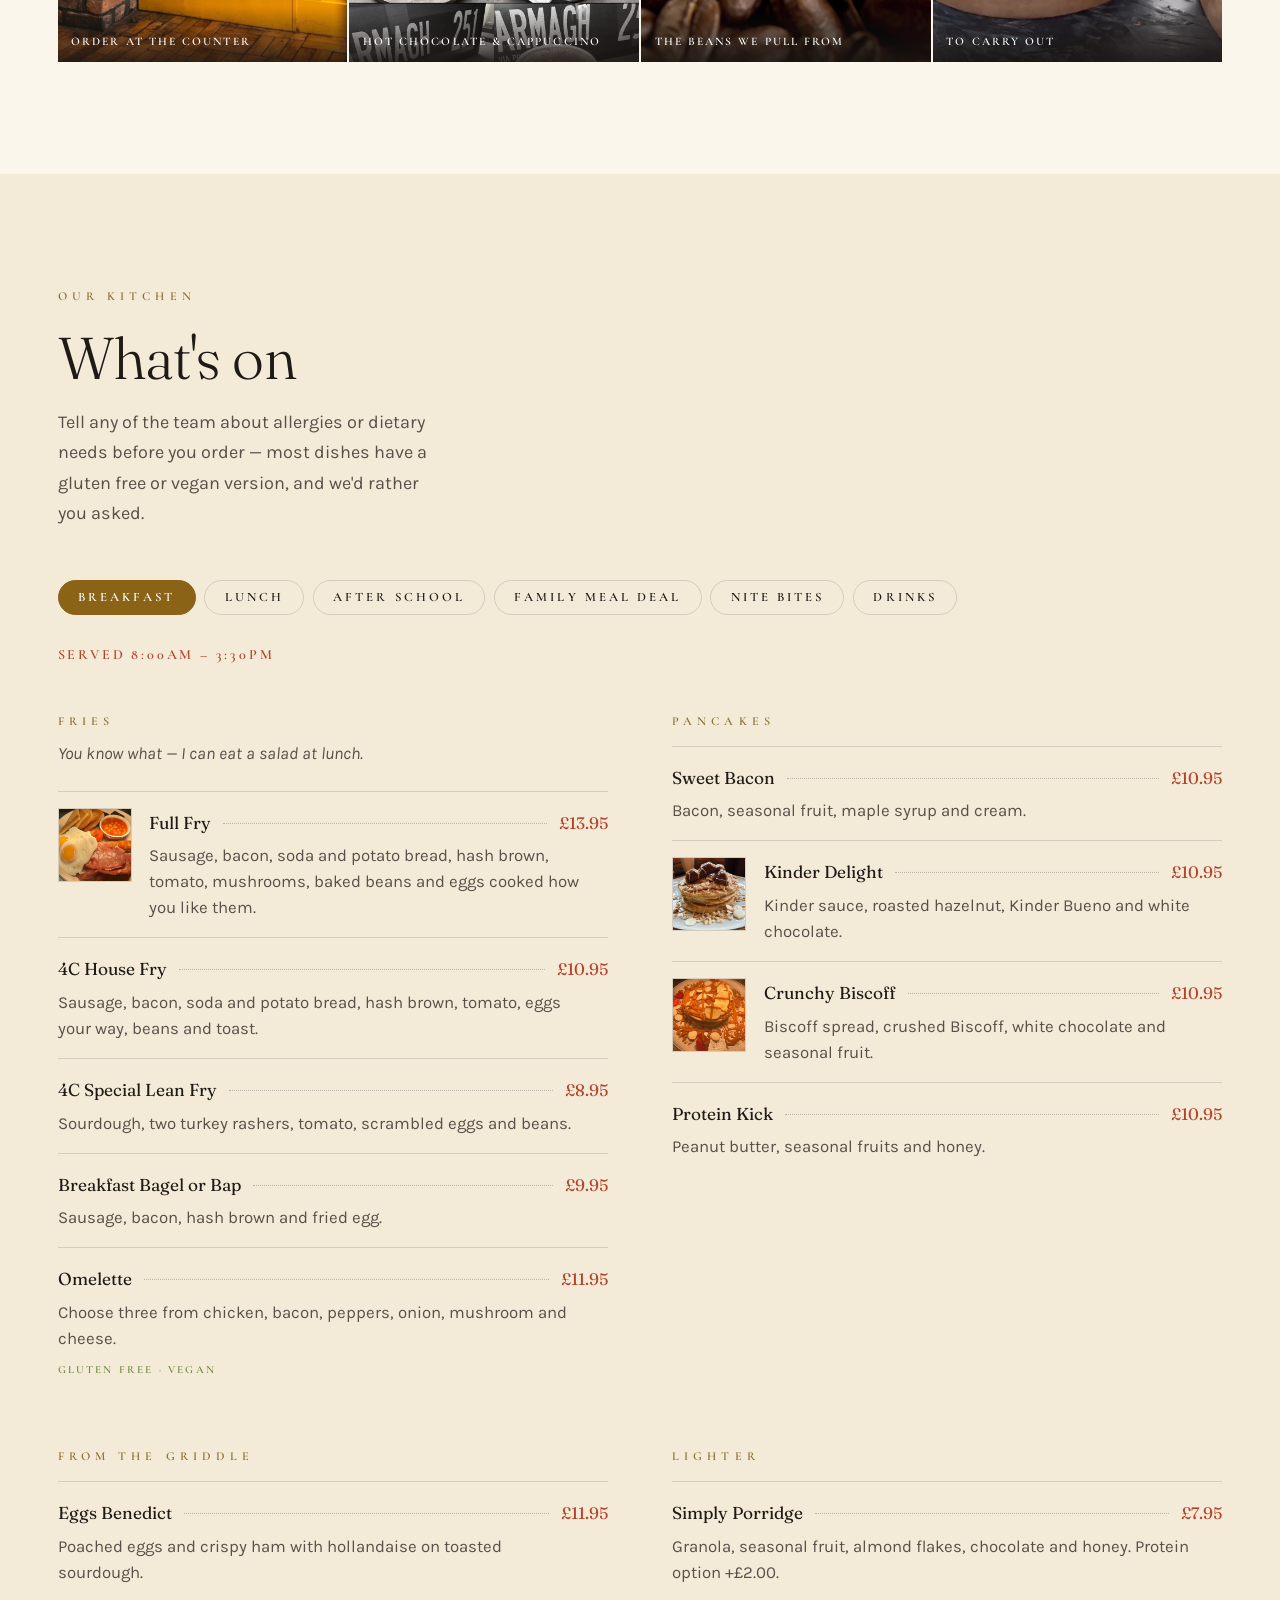
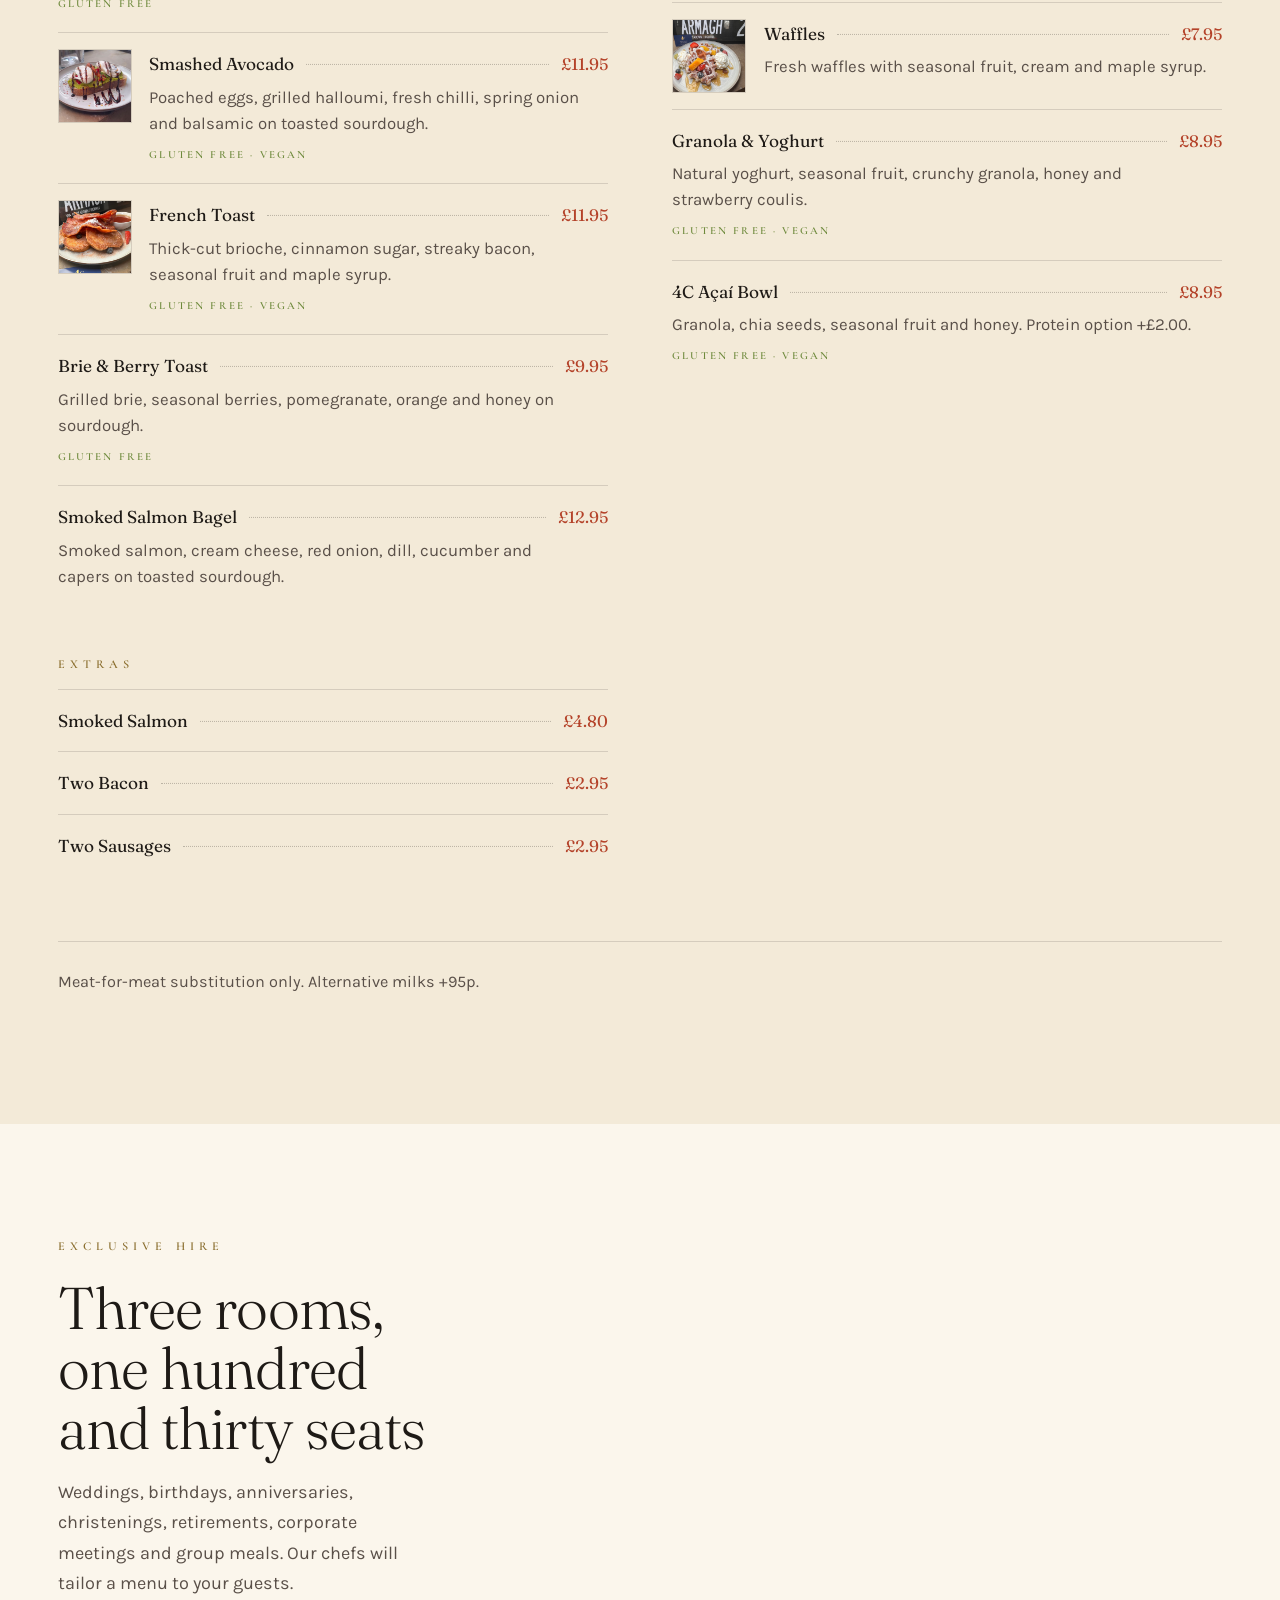
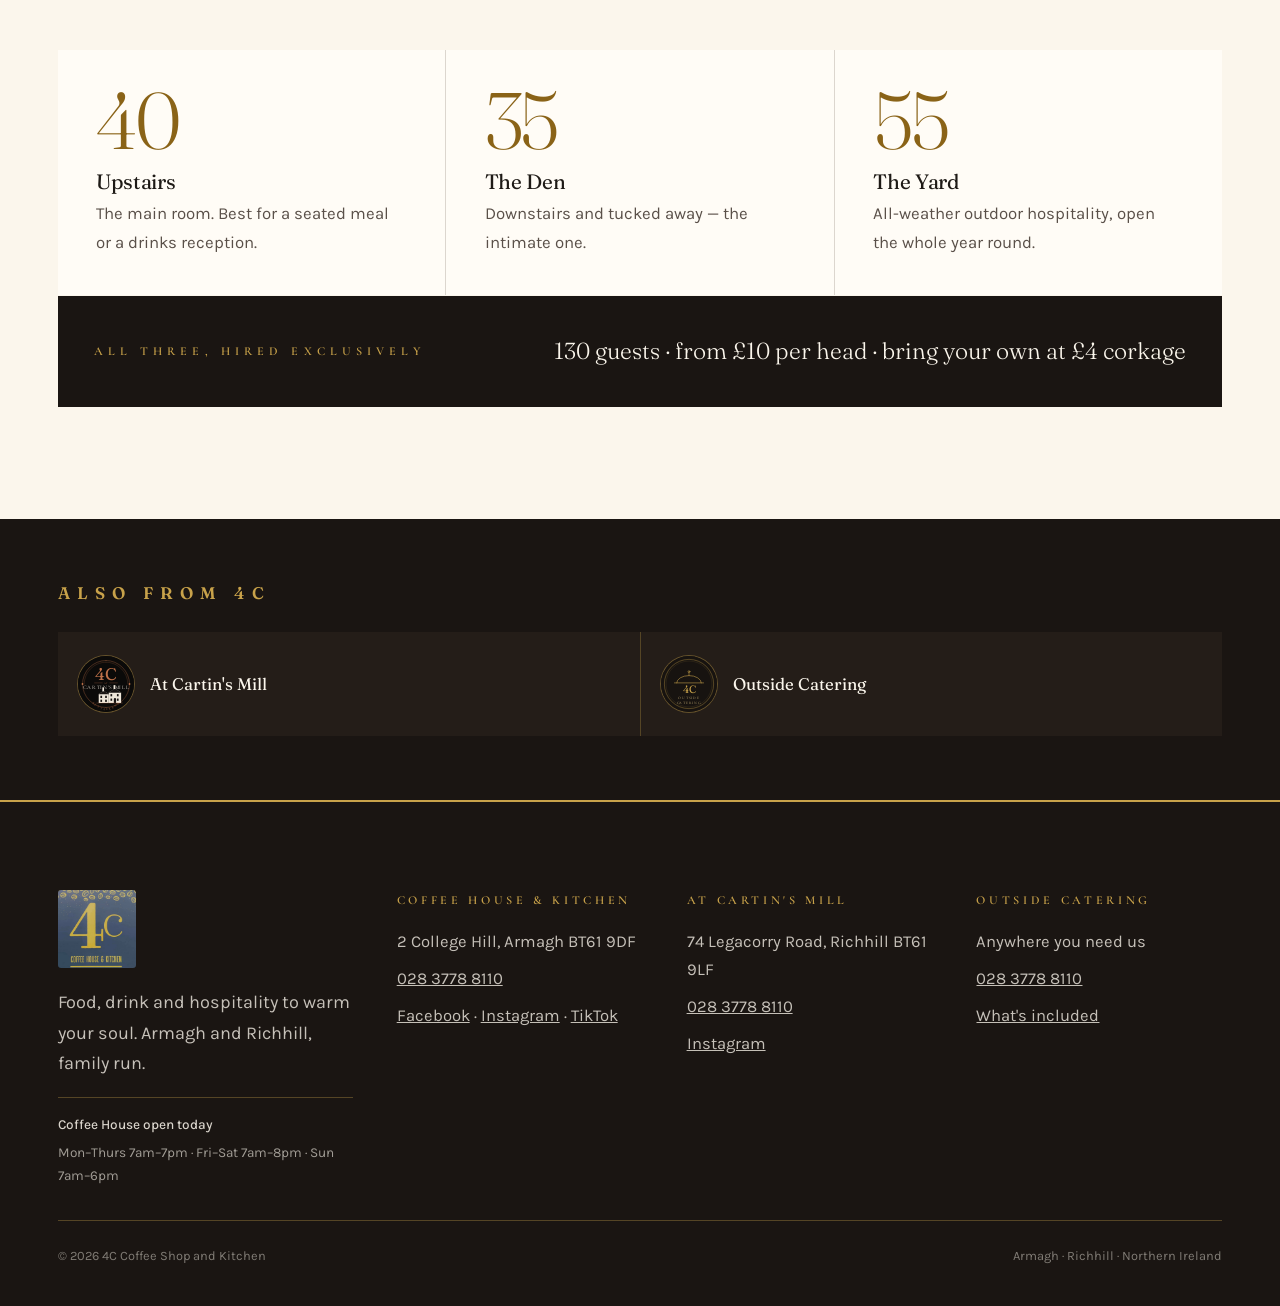
<file: coffee-house.html>
<!DOCTYPE html>
<html lang="en-GB">
<head>
<meta charset="utf-8">
<meta name="viewport" content="width=device-width, initial-scale=1">
<title>4C Coffee House &amp; Kitchen — 2 College Hill, Armagh</title>
<meta name="description" content="Breakfast, lunch, after school, Family Meal Deal and weekend Nite Bites at 2 College Hill, Armagh. New deli counter, pet friendly, venue hire for up to 130.">
<link rel="canonical" href="https://4ccoffeehouse.com/coffee-house.html">
<meta name="robots" content="index, follow">
<meta name="theme-color" content="#1E1A16">
<link rel="icon" href="images/logo-4c.jpg">
<link rel="apple-touch-icon" href="images/logo-4c.jpg">

<meta property="og:type" content="website">
<meta property="og:site_name" content="4C Coffee House & Kitchen">
<meta property="og:title" content="4C Coffee House &amp; Kitchen — 2 College Hill, Armagh">
<meta property="og:description" content="Breakfast, lunch, after school, Family Meal Deal and weekend Nite Bites at 2 College Hill, Armagh. New deli counter, pet friendly, venue hire for up to 130.">
<meta property="og:url" content="https://4ccoffeehouse.com/coffee-house.html">
<meta property="og:image" content="https://4ccoffeehouse.com/images/frontage-college-hill.jpg">
<meta property="og:locale" content="en_GB">
<meta name="twitter:card" content="summary_large_image">
<meta name="twitter:title" content="4C Coffee House &amp; Kitchen — 2 College Hill, Armagh">
<meta name="twitter:description" content="Breakfast, lunch, after school, Family Meal Deal and weekend Nite Bites at 2 College Hill, Armagh. New deli counter, pet friendly, venue hire for up to 130.">
<meta name="twitter:image" content="https://4ccoffeehouse.com/images/frontage-college-hill.jpg">

<meta name="geo.region" content="GB-NIR">
<meta name="geo.placename" content="Armagh">
<meta name="geo.position" content="54.352228;-6.647959">
<meta name="ICBM" content="54.352228, -6.647959">

<script type="application/ld+json">
{
  "@context": "https://schema.org",
  "@type": "CafeOrCoffeeShop",
  "name": "4C Coffee House & Kitchen",
  "image": "https://4ccoffeehouse.com/images/frontage-college-hill.jpg",
  "url": "https://4ccoffeehouse.com/coffee-house.html",
  "telephone": "+442837788110",
  "priceRange": "££",
  "servesCuisine": "Cafe, Breakfast, Brunch, British",
  "address": {
    "@type": "PostalAddress",
    "streetAddress": "2 College Hill",
    "addressLocality": "Armagh",
    "postalCode": "BT61 9DF",
    "addressCountry": "GB"
  },
  "geo": {
    "@type": "GeoCoordinates",
    "latitude": 54.352228,
    "longitude": -6.647959
  },
  "openingHoursSpecification": [
    {
      "@type": "OpeningHoursSpecification",
      "dayOfWeek": ["Monday","Tuesday","Wednesday","Thursday"],
      "opens": "07:00",
      "closes": "19:00"
    },
    {
      "@type": "OpeningHoursSpecification",
      "dayOfWeek": ["Friday","Saturday"],
      "opens": "07:00",
      "closes": "20:00"
    },
    {
      "@type": "OpeningHoursSpecification",
      "dayOfWeek": "Sunday",
      "opens": "07:00",
      "closes": "18:00"
    }
  ],
  "sameAs": [
    "https://www.facebook.com/4ccoffeehouse",
    "https://www.instagram.com/4ccoffeehouse/",
    "https://www.tiktok.com/@4coffeehouseandkitchen"
  ],
  "aggregateRating": {
    "@type": "AggregateRating",
    "ratingValue": "4.5",
    "reviewCount": "338"
  }
}
</script>

<link rel="preconnect" href="https://fonts.googleapis.com">
<link rel="preconnect" href="https://fonts.gstatic.com" crossorigin>
<link href="https://fonts.googleapis.com/css2?family=Cormorant+Garamond:wght@400;500;600&family=Fraunces:opsz,wght@9..144,300;9..144,400;9..144,600;9..144,700&family=Karla:wght@300;400;500;600&display=swap" rel="stylesheet">
<link rel="stylesheet" href="styles.css">
</head>
<body>
<header class="masthead">
<div class="wrap masthead__in">
<a class="brandmark" href="index.html" aria-label="4C, home">
<img src="images/logo-4c.jpg" alt="4C Coffee House &amp; Kitchen">
</a>
<button class="navtoggle" aria-label="Menu" aria-expanded="false" aria-controls="primary-nav" onclick="var n=document.getElementById('primary-nav');var open=n.classList.toggle('nav--open');this.setAttribute('aria-expanded',open);"><span></span><span></span><span></span></button>
<nav id="primary-nav">
<a href="index.html">Home</a>
<a href="coffee-house.html" class="here">Coffee House</a>
<a href="cartins-mill.html">Cartin's Mill</a>
<a href="outside-catering.html">Catering</a>
</nav>
</div>
</header>
<main style="--accent:#D9A21B;--accent-ink:#8A6317;--accent-wash:rgba(217,162,27,.13)">
<section class="pagehero">
<div class="wrap">
<a class="crumb" href="index.html"><svg aria-hidden="true"><use href="sprite.svg#i-arrow"/></svg>All of 4C</a>
<div class="pagehero__in">
<span class="medallion" style="--brand:#2E5EC0">
<svg class="medallion__fb" viewBox="0 0 200 200" aria-hidden="true"><use href="sprite.svg#crest-ch"/></svg>
</span>
<div class="pagehero__txt">
<span class="label">Armagh · 2 College Hill</span>
<h1>Coffee House &amp; Kitchen</h1>
<p class="pagehero__sub">Open from seven every morning. Breakfast, lunch, after school and Nite Bites at the weekend.</p>
</div>
</div>
</div>
</section>
<section class="quickbar">
<div class="wrap quickbar__in">
<a class="quickbar__tel" href="tel:+442837788110">028 3778 8110</a>
<div class="quickbar__acts"><a class="btn" href="https://www.google.com/maps/search/?api=1&amp;query=4C+Coffee+House+and+Kitchen%2C+2+College+Hill%2C+Armagh+BT61+9DF"><svg aria-hidden="true"><use href="sprite.svg#i-pin"/></svg>Location</a><a class="btn" href="#menus">See the menus</a><a class="btn" href="#menus">Family Meal Deal £40</a><a class="btn" href="#hire">Venue hire</a></div>
</div>
</section>
<section class="band">
<div class="wrap">
<div class="welcome">
<div><span class="label label--dark">2 College Hill, Armagh</span>
<h2 style="margin:1.2rem 0 1.4rem">Quality food in a quirky, cosy setting</h2>
<p>The one that started it. Two floors and an all-weather yard, close enough to both cathedrals that the walk back up counts as your exercise.</p>
<p>Breakfast from eight, lunch from twelve, an after-school menu built for the school run, and Nite Bites on Friday and Saturday where you bring your own bottle and we charge a small corkage. Dogs are welcome in the pet-friendly areas. If you're in a hurry, order at the hatch.</p>
<p><strong>New this summer:</strong> our deli counter is open — freshly prepared sandwiches, homemade salads, wraps, sausage rolls, artisan treats and hot and cold drinks, ready to grab when time isn't on your side. And if your favourite isn't in the counter, anything on the menu can be made to take away.</p>
<p>The room is also for hire — three spaces, a hundred and thirty seats between them.</p></div>
<div class="venue__facts"><dl>
<dt>Open</dt><dd>Mon–Thurs 7:00am – 7:00pm<br>Fri–Sat 7:00am – 8:00pm<br>Sun 7:00am – 6:00pm</dd>
<dt>Kitchen</dt><dd>Mon–Thurs 8:00am – 5:00pm<br>Fri–Sat 8:00am – 7:00pm<br>Sun 8:00am – 5:00pm</dd>
<dt>Find us</dt><dd>2 College Hill<br>Armagh BT61 9DF</dd>
<dt>Good for</dt><dd>Sit-down meals, dogs, groups, private hire</dd>
<dt>Follow</dt><dd><span class="socials">
<a class="btn" href="https://www.facebook.com/4ccoffeehouse">Facebook</a>
<a class="btn" href="https://www.instagram.com/4ccoffeehouse/">Instagram</a>
<a class="btn" href="https://www.tiktok.com/@4coffeehouseandkitchen">TikTok</a>
</span></dd>
</dl></div>
</div>
<div class="gallery"><figure><img src="images/frontage-college-hill.jpg" alt="The painted front on College Hill" loading="lazy" onerror="this.style.display='none';this.parentNode.classList.add('noimg')"><figcaption>The painted front on College Hill</figcaption></figure><figure><img src="images/interior-evening.jpg" alt="Upstairs in the evening" loading="lazy" onerror="this.style.display='none';this.parentNode.classList.add('noimg')"><figcaption>Upstairs in the evening</figcaption></figure><figure><img src="images/function-table.jpg" alt="Set for a private function" loading="lazy" onerror="this.style.display='none';this.parentNode.classList.add('noimg')"><figcaption>Set for a private function</figcaption></figure><figure><img src="images/yard-pet-friendly.jpg" alt="The pet-friendly yard" loading="lazy" onerror="this.style.display='none';this.parentNode.classList.add('noimg')"><figcaption>The pet-friendly yard</figcaption></figure></div>
</div>
</section>
<section class="foodwall" id="food">
<div class="wrap">
<span class="label">Off the menu</span>
<h2 style="margin:1.2rem 0 .8rem;color:var(--cream)">This is what arrives</h2>
<p style="color:rgba(251,246,236,.7);max-width:54ch;margin-bottom:2rem">Cooked to order in our own kitchen. Photographed on the plate, in the room, not in a studio.</p>
<div class="foodwall__grid"><figure><img src="images/dish-waffles.jpg" alt="Breakfast waffles with seasonal fruit" loading="lazy" onerror="this.style.display='none';this.parentNode.classList.add('noimg')"><figcaption>Breakfast Waffles</figcaption></figure><figure><img src="images/dish-smashed-avocado.jpg" alt="Smashed avocado with poached egg" loading="lazy" onerror="this.style.display='none';this.parentNode.classList.add('noimg')"><figcaption>Smashed Avocado</figcaption></figure><figure><img src="images/dish-kinder-pancakes.jpg" alt="Kinder Delight pancakes" loading="lazy" onerror="this.style.display='none';this.parentNode.classList.add('noimg')"><figcaption>Kinder Delight Pancakes</figcaption></figure><figure><img src="images/dish-spicy-fries.jpg" alt="4C spicy loaded fries" loading="lazy" onerror="this.style.display='none';this.parentNode.classList.add('noimg')"><figcaption>4C Spicy Fries</figcaption></figure><figure><img src="images/dish-creamy-chicken-stack.jpg" alt="Creamy chicken stack on champ" loading="lazy" onerror="this.style.display='none';this.parentNode.classList.add('noimg')"><figcaption>Creamy Chicken Stack</figcaption></figure><figure><img src="images/dish-sriracha.jpg" alt="Crispy chicken sriracha" loading="lazy" onerror="this.style.display='none';this.parentNode.classList.add('noimg')"><figcaption>Crispy Chicken Sriracha</figcaption></figure><figure><img src="images/dish-salmon.jpg" alt="Oriental roast salmon fillet" loading="lazy" onerror="this.style.display='none';this.parentNode.classList.add('noimg')"><figcaption>Oriental Roast Salmon</figcaption></figure><figure><img src="images/dish-angus-burger.jpg" alt="Smashed Angus beef burger" loading="lazy" onerror="this.style.display='none';this.parentNode.classList.add('noimg')"><figcaption>Angus Beef Burger</figcaption></figure><figure><img src="images/dish-chicken-sandwich.jpg" alt="4C chicken sandwich" loading="lazy" onerror="this.style.display='none';this.parentNode.classList.add('noimg')"><figcaption>4C Chicken Sandwich</figcaption></figure><figure><img src="images/sandwich-made-to-order.jpg" alt="Club sandwich on the board" loading="lazy" onerror="this.style.display='none';this.parentNode.classList.add('noimg')"><figcaption>From the Deli Counter</figcaption></figure><figure><img src="images/served-hot-on-site.jpg" alt="Sausages, champ and gravy" loading="lazy" onerror="this.style.display='none';this.parentNode.classList.add('noimg')"><figcaption>Sunday Plates</figcaption></figure><figure><img src="images/sweet-treats.jpg" alt="Cream buns with chocolate" loading="lazy" onerror="this.style.display='none';this.parentNode.classList.add('noimg')"><figcaption>Sweet Treats</figcaption></figure></div>
</div>
</section>
<section class="band">
<div class="wrap">
<span class="label label--dark">Savour the flavours</span>
<h2 style="margin:1.2rem 0 .8rem">Coffee, and everything beside it</h2>
<p style="max-width:56ch;color:var(--ink-soft)">An extensive selection of coffees and hot drinks to warm the soul, with treats to accompany them so decadent it is as well there are two cathedrals close by. Smoothies, iced teas and cold drinks too.</p>
<div class="gallery" style="grid-template-columns:repeat(4,1fr)"><figure><img src="images/deli-counter.jpg" alt="The counter at 4C Coffee House and Kitchen" loading="lazy" onerror="this.style.display='none';this.parentNode.classList.add('noimg')"><figcaption>Order at the Counter</figcaption></figure><figure><img src="images/hot-chocolate-cappuccino.jpg" alt="Hot chocolate and cappuccino in 4C cups" loading="lazy" onerror="this.style.display='none';this.parentNode.classList.add('noimg')"><figcaption>Hot Chocolate &amp; Cappuccino</figcaption></figure><figure><img src="images/coffee-beans.jpg" alt="Roasted coffee beans" loading="lazy" onerror="this.style.display='none';this.parentNode.classList.add('noimg')"><figcaption>The Beans We Pull From</figcaption></figure><figure><img src="images/takeaway-cup.jpg" alt="4C takeaway cup" loading="lazy" onerror="this.style.display='none';this.parentNode.classList.add('noimg')"><figcaption>To Carry Out</figcaption></figure></div>
</div>
</section>
<section class="band band--tint" id="menus">
<div class="wrap">
<div class="band__head">
<span class="label label--dark">Our kitchen</span>
<h2>What's on</h2>
<p>Tell any of the team about allergies or dietary needs before you order — most dishes have a gluten free or vegan version, and we'd rather you asked.</p>
</div>
<div class="tabs" role="tablist" aria-label="Menus"></div>
<p class="served" id="served"></p>
<div class="menucols" id="menu"><noscript><p>The menus need JavaScript to display.</p></noscript></div>
<p class="menufoot" id="menufoot"></p>
</div>
</section>
<section class="band" id="hire">
<div class="wrap">
<div class="band__head">
<span class="label label--dark">Exclusive hire</span>
<h2>Three rooms, one hundred and thirty seats</h2>
<p>Weddings, birthdays, anniversaries, christenings, retirements, corporate meetings and group meals. Our chefs will tailor a menu to your guests.</p>
</div>
<div class="rooms">
<div class="room"><div class="room__n">40</div><h3>Upstairs</h3><p>The main room. Best for a seated meal or a drinks reception.</p></div>
<div class="room"><div class="room__n">35</div><h3>The Den</h3><p>Downstairs and tucked away — the intimate one.</p></div>
<div class="room"><div class="room__n">55</div><h3>The Yard</h3><p>All-weather outdoor hospitality, open the whole year round.</p></div>
</div>
<div class="hire-terms">
<span class="label">All three, hired exclusively</span>
<strong>130 guests · from £10 per head · bring your own at £4 corkage</strong>
</div>
</div>
</section>
</main>
<section class="nextup"><div class="wrap">
<span class="label">Also from 4C</span>
<div class="nextup__grid"><a href="cartins-mill.html"><span class="medallion" style="--brand:#0B0A09"><svg class="medallion__fb" viewBox="0 0 200 200" aria-hidden="true"><use href="sprite.svg#crest-mill"/></svg></span><span>At Cartin's Mill</span></a><a href="outside-catering.html"><span class="medallion" style="--brand:#171310"><svg class="medallion__fb" viewBox="0 0 200 200" aria-hidden="true"><use href="sprite.svg#crest-cater"/></svg></span><span>Outside Catering</span></a></div>
</div></section>
<footer class="foot">
<div class="wrap">
<div class="foot__grid">
<div>
<img class="footmark" src="images/logo-4c.jpg" alt="4C">
<p style="margin-top:1.2rem;max-width:30ch;color:rgba(251,246,236,.76)">Food, drink and hospitality to warm your soul. Armagh and Richhill, family run.</p>
<div class="foot__hours"><strong>Coffee House open today</strong>Mon&ndash;Thurs 7am&ndash;7pm &middot; Fri&ndash;Sat 7am&ndash;8pm &middot; Sun 7am&ndash;6pm</div>
</div>
<div><h4>Coffee House &amp; Kitchen</h4><ul>
<li>2 College Hill, Armagh BT61 9DF</li>
<li><a href="tel:+442837788110">028 3778 8110</a></li>
<li><a href="https://www.facebook.com/4ccoffeehouse">Facebook</a> · <a href="https://www.instagram.com/4ccoffeehouse/">Instagram</a> · <a href="https://www.tiktok.com/@4coffeehouseandkitchen">TikTok</a></li></ul></div>
<div><h4>At Cartin's Mill</h4><ul>
<li>74 Legacorry Road, Richhill BT61 9LF</li>
<li><a href="tel:+442837788110">028 3778 8110</a></li>
<li><a href="https://www.instagram.com/4catcartinsmill/">Instagram</a></li></ul></div>
<div><h4>Outside Catering</h4><ul>
<li>Anywhere you need us</li>
<li><a href="tel:+442837788110">028 3778 8110</a></li>
<li><a href="outside-catering.html">What's included</a></li></ul></div>
</div>
<div class="foot__end">
<span>© 2026 4C Coffee Shop and Kitchen</span>
<span>Armagh · Richhill · Northern Ireland</span>
</div>
</div>
</footer>
<script src="menus.js"></script>
</body>
</html>
</file>
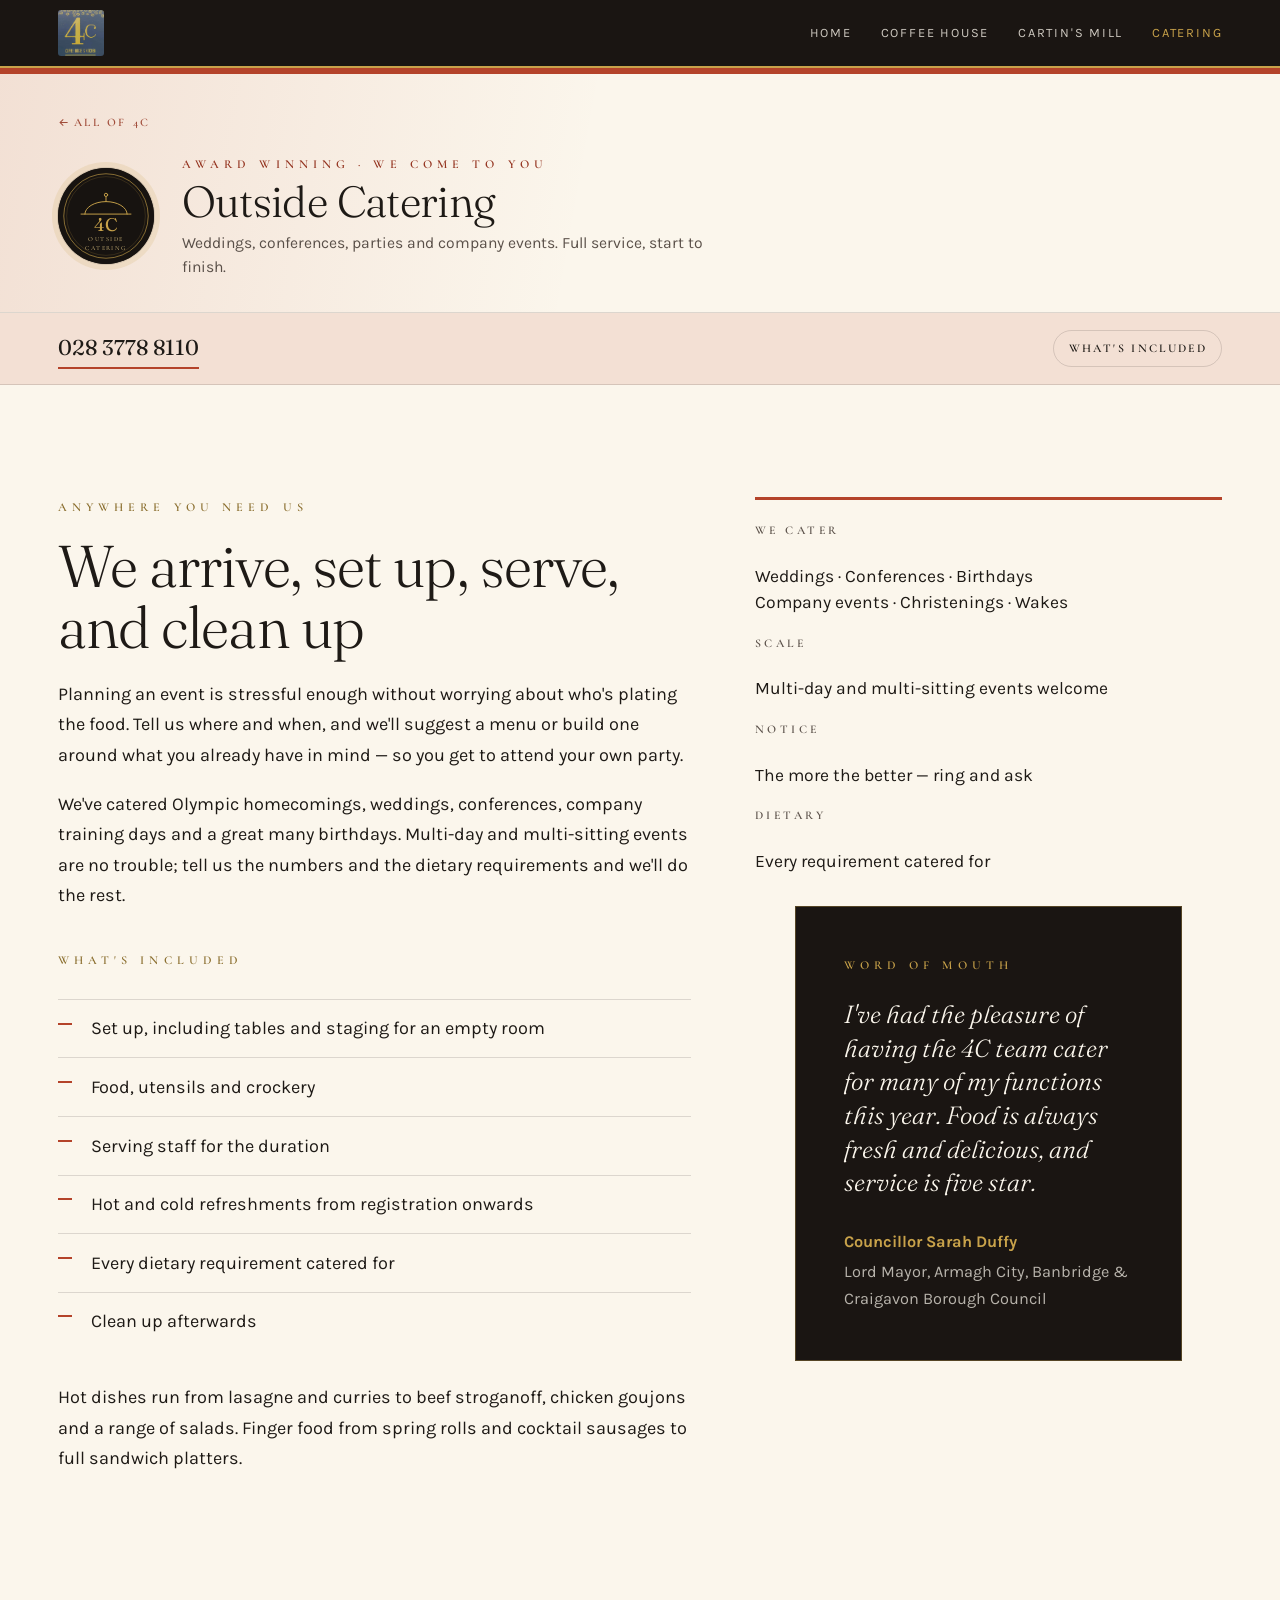
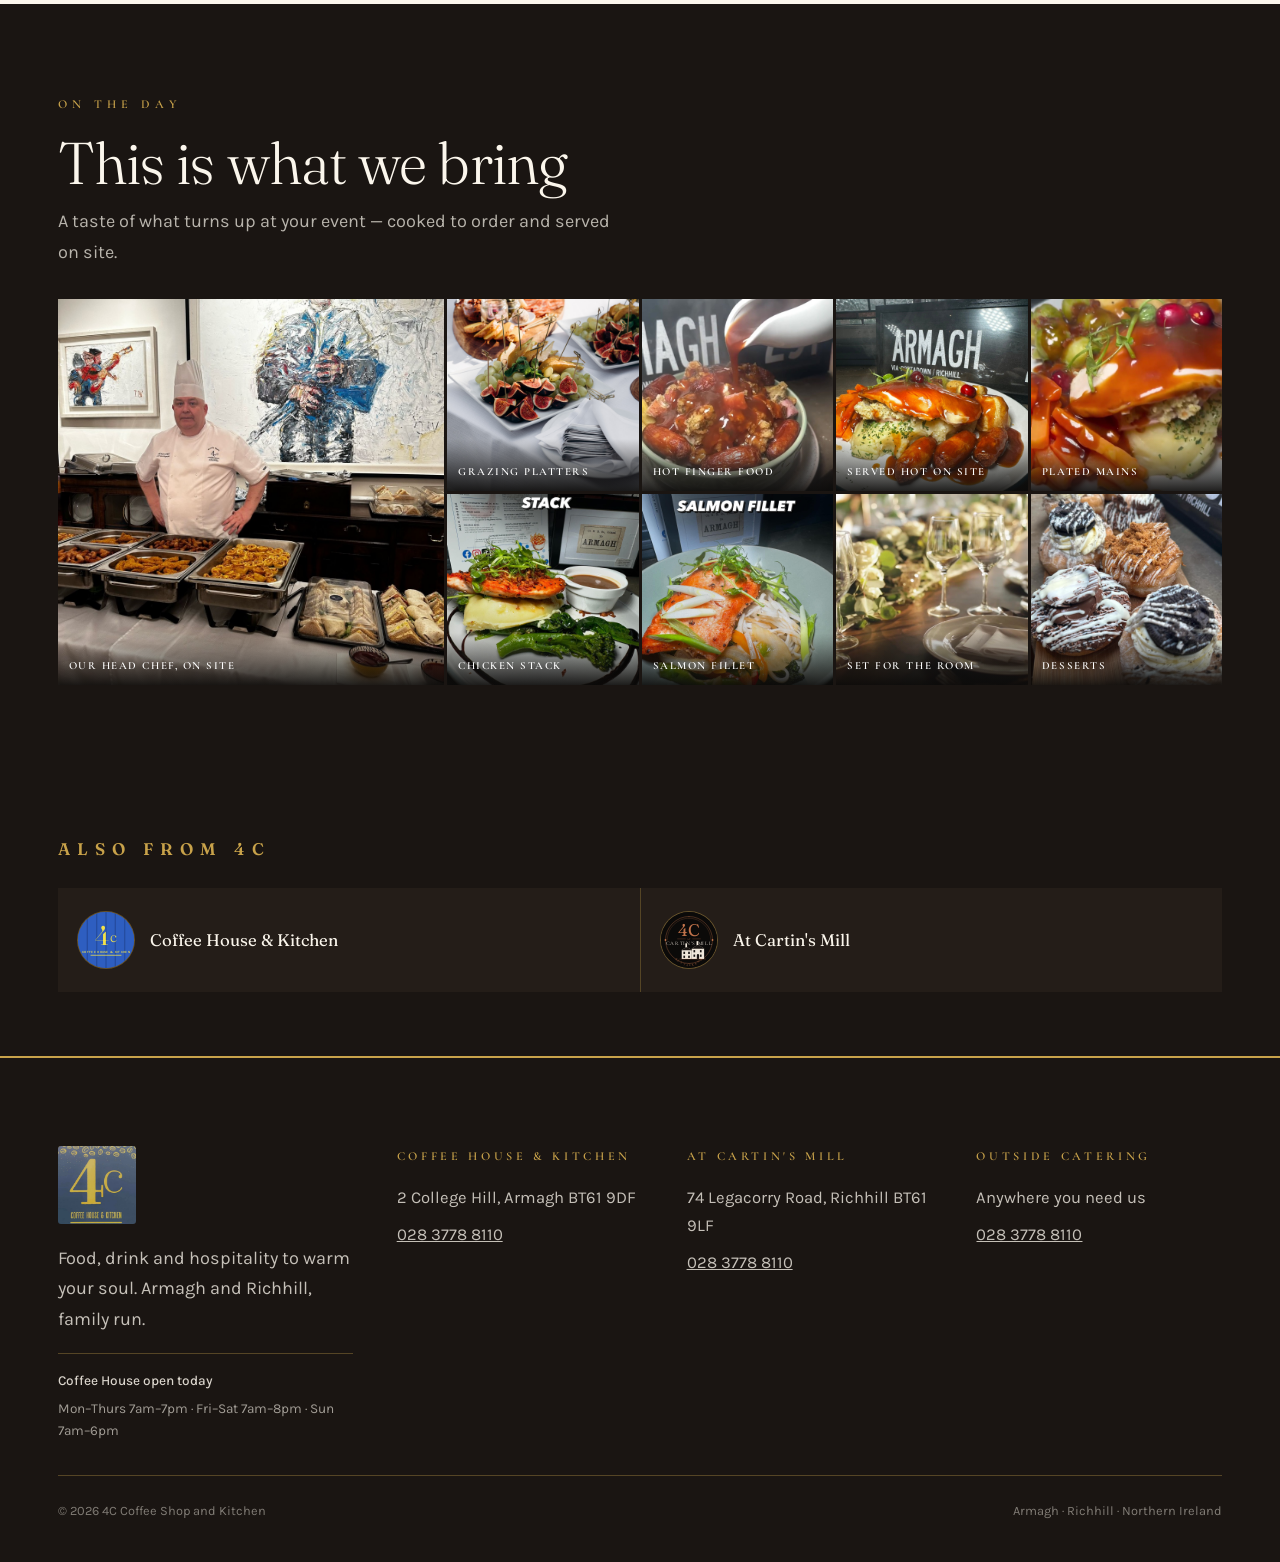
<file: outside-catering.html>
<!DOCTYPE html>
<html lang="en-GB">
<head>
<meta charset="utf-8">
<meta name="viewport" content="width=device-width, initial-scale=1">
<title>4C Outside Catering — Armagh &amp; beyond</title>
<meta name="description" content="Award-winning outside catering from 4C. Weddings, conferences, parties and company events across Armagh and beyond.">
<link rel="canonical" href="https://4ccoffeehouse.com/outside-catering.html">
<meta name="robots" content="index, follow">
<meta name="theme-color" content="#1E1A16">
<link rel="icon" href="images/logo-4c.jpg">
<link rel="apple-touch-icon" href="images/logo-4c.jpg">

<meta property="og:type" content="website">
<meta property="og:site_name" content="4C Outside Catering">
<meta property="og:title" content="4C Outside Catering — Armagh &amp; beyond">
<meta property="og:description" content="Award-winning outside catering from 4C. Weddings, conferences, parties and company events across Armagh and beyond.">
<meta property="og:url" content="https://4ccoffeehouse.com/outside-catering.html">
<meta property="og:image" content="https://4ccoffeehouse.com/images/finger-food.jpg">
<meta property="og:locale" content="en_GB">
<meta name="twitter:card" content="summary_large_image">
<meta name="twitter:title" content="4C Outside Catering — Armagh &amp; beyond">
<meta name="twitter:description" content="Award-winning outside catering from 4C. Weddings, conferences, parties and company events across Armagh and beyond.">
<meta name="twitter:image" content="https://4ccoffeehouse.com/images/finger-food.jpg">

<meta name="geo.region" content="GB-NIR">
<meta name="geo.placename" content="Armagh">
<meta name="geo.position" content="54.352228;-6.647959">
<meta name="ICBM" content="54.352228, -6.647959">

<script type="application/ld+json">
{
  "@context": "https://schema.org",
  "@type": "FoodEstablishment",
  "name": "4C Outside Catering",
  "image": "https://4ccoffeehouse.com/images/finger-food.jpg",
  "url": "https://4ccoffeehouse.com/outside-catering.html",
  "telephone": "+442837788110",
  "priceRange": "££",
  "address": {
    "@type": "PostalAddress",
    "streetAddress": "2 College Hill",
    "addressLocality": "Armagh",
    "postalCode": "BT61 9DF",
    "addressCountry": "GB"
  },
  "geo": {
    "@type": "GeoCoordinates",
    "latitude": 54.352228,
    "longitude": -6.647959
  },
  "areaServed": {
    "@type": "GeoCircle",
    "geoMidpoint": {
      "@type": "GeoCoordinates",
      "latitude": 54.352228,
      "longitude": -6.647959
    },
    "geoRadius": "40000"
  },
  "sameAs": [
    "https://www.facebook.com/4ccoffeehouse",
    "https://www.instagram.com/4ccoffeehouse/"
  ]
}
</script>

<link rel="preconnect" href="https://fonts.googleapis.com">
<link rel="preconnect" href="https://fonts.gstatic.com" crossorigin>
<link href="https://fonts.googleapis.com/css2?family=Cormorant+Garamond:wght@400;500;600&family=Fraunces:opsz,wght@9..144,300;9..144,400;9..144,600;9..144,700&family=Karla:wght@300;400;500;600&display=swap" rel="stylesheet">
<link rel="stylesheet" href="styles.css">
</head>
<body>
<header class="masthead">
<div class="wrap masthead__in">
<a class="brandmark" href="index.html" aria-label="4C, home">
<img src="images/logo-4c.jpg" alt="4C">
</a>
<button class="navtoggle" aria-label="Menu" aria-expanded="false" aria-controls="primary-nav" onclick="var n=document.getElementById('primary-nav');var open=n.classList.toggle('nav--open');this.setAttribute('aria-expanded',open);"><span></span><span></span><span></span></button>
<nav id="primary-nav">
<a href="index.html">Home</a>
<a href="coffee-house.html">Coffee House</a>
<a href="cartins-mill.html">Cartin's Mill</a>
<a href="outside-catering.html" class="here">Catering</a>
</nav>
</div>
</header>
<main style="--accent:#B4432A;--accent-ink:#93321E;--accent-wash:rgba(180,67,42,.12)">
<section class="pagehero">
<div class="wrap">
<a class="crumb" href="index.html"><svg aria-hidden="true"><use href="sprite.svg#i-arrow"/></svg>All of 4C</a>
<div class="pagehero__in">
<span class="medallion" style="--brand:#171310">
<svg class="medallion__fb" viewBox="0 0 200 200" aria-hidden="true"><use href="sprite.svg#crest-cater"/></svg>
</span>
<div class="pagehero__txt">
<span class="label">Award winning · We come to you</span>
<h1>Outside Catering</h1>
<p class="pagehero__sub">Weddings, conferences, parties and company events. Full service, start to finish.</p>
</div>
</div>
</div>
</section>
<section class="quickbar">
<div class="wrap quickbar__in">
<a class="quickbar__tel" href="tel:+442837788110">028 3778 8110</a>
<div class="quickbar__acts"><a class="btn" href="#included">What's included</a></div>
</div>
</section>
<section class="band" id="included">
<div class="wrap">
<div class="cater">
<div><span class="label label--dark">Anywhere you need us</span>
<h2 style="margin:1.2rem 0 1.4rem">We arrive, set up, serve, and clean up</h2>
<p>Planning an event is stressful enough without worrying about who's plating the food. Tell us where and when, and we'll suggest a menu or build one around what you already have in mind — so you get to attend your own party.</p>
<p>We've catered Olympic homecomings, weddings, conferences, company training days and a great many birthdays. Multi-day and multi-sitting events are no trouble; tell us the numbers and the dietary requirements and we'll do the rest.</p>
<span class="label label--dark" style="margin-top:2.5rem">What's included</span>
<ul class="served-list">
<li>Set up, including tables and staging for an empty room</li>
<li>Food, utensils and crockery</li>
<li>Serving staff for the duration</li>
<li>Hot and cold refreshments from registration onwards</li>
<li>Every dietary requirement catered for</li>
<li>Clean up afterwards</li>
</ul>
<p style="margin-top:2rem">Hot dishes run from lasagne and curries to beef stroganoff, chicken goujons and a range of salads. Finger food from spring rolls and cocktail sausages to full sandwich platters.</p></div>
<div>
<div class="venue__facts"><dl>
<dt>We cater</dt><dd>Weddings · Conferences · Birthdays<br>Company events · Christenings · Wakes</dd>
<dt>Scale</dt><dd>Multi-day and multi-sitting events welcome</dd>
<dt>Notice</dt><dd>The more the better — ring and ask</dd>
<dt>Dietary</dt><dd>Every requirement catered for</dd>
</dl></div>
<figure class="testimonial" style="margin-top:2rem">
<span class="label">Word of mouth</span>
<blockquote>I've had the pleasure of having the 4C team cater for many of my functions this year. Food is always fresh and delicious, and service is five star.</blockquote>
<figcaption><strong>Councillor Sarah Duffy</strong>Lord Mayor, Armagh City, Banbridge &amp; Craigavon Borough Council</figcaption>
</figure>
</div>
</div>
</div>
</section>
<section class="foodwall" aria-label="Catering photo gallery">
<div class="wrap">
<span class="label">On the day</span>
<h2 style="margin:1.2rem 0 .8rem;color:var(--cream)">This is what we bring</h2>
<p style="color:rgba(251,246,236,.7);max-width:52ch;margin-bottom:2rem">A taste of what turns up at your event — cooked to order and served on site.</p>
<div class="foodwall__grid"><figure><img src="images/catering-head-chef.jpg" alt="4C Head Chef Ciaran Dignam with a catering spread at a corporate event" loading="lazy" onerror="this.style.display='none';this.parentNode.classList.add('noimg')"><figcaption>Our Head Chef, On Site</figcaption></figure><figure><img src="images/grazing-platter.jpg" alt="Grazing platter with figs and grapes" loading="lazy" onerror="this.style.display='none';this.parentNode.classList.add('noimg')"><figcaption>Grazing Platters</figcaption></figure><figure><img src="images/finger-food.jpg" alt="Hot finger food" loading="lazy" onerror="this.style.display='none';this.parentNode.classList.add('noimg')"><figcaption>Hot Finger Food</figcaption></figure><figure><img src="images/served-hot-on-site.jpg" alt="Served hot on site" loading="lazy" onerror="this.style.display='none';this.parentNode.classList.add('noimg')"><figcaption>Served Hot On Site</figcaption></figure><figure><img src="images/plated-main.jpg" alt="Plated main for a seated event" loading="lazy" onerror="this.style.display='none';this.parentNode.classList.add('noimg')"><figcaption>Plated Mains</figcaption></figure><figure><img src="images/dish-creamy-chicken-stack.jpg" alt="Chicken stack plated" loading="lazy" onerror="this.style.display='none';this.parentNode.classList.add('noimg')"><figcaption>Chicken Stack</figcaption></figure><figure><img src="images/dish-salmon.jpg" alt="Salmon fillet plated" loading="lazy" onerror="this.style.display='none';this.parentNode.classList.add('noimg')"><figcaption>Salmon Fillet</figcaption></figure><figure><img src="images/function-table.jpg" alt="A table set for a function" loading="lazy" onerror="this.style.display='none';this.parentNode.classList.add('noimg')"><figcaption>Set For The Room</figcaption></figure><figure><img src="images/sweet-treats.jpg" alt="Desserts" loading="lazy" onerror="this.style.display='none';this.parentNode.classList.add('noimg')"><figcaption>Desserts</figcaption></figure></div>
</div>
</section>
</main>
<section class="nextup"><div class="wrap">
<span class="label">Also from 4C</span>
<div class="nextup__grid"><a href="coffee-house.html"><span class="medallion" style="--brand:#2E5EC0"><svg class="medallion__fb" viewBox="0 0 200 200" aria-hidden="true"><use href="sprite.svg#crest-ch"/></svg></span><span>Coffee House &amp; Kitchen</span></a><a href="cartins-mill.html"><span class="medallion" style="--brand:#0B0A09"><svg class="medallion__fb" viewBox="0 0 200 200" aria-hidden="true"><use href="sprite.svg#crest-mill"/></svg></span><span>At Cartin's Mill</span></a></div>
</div></section>
<footer class="foot">
<div class="wrap">
<div class="foot__grid">
<div>
<img class="footmark" src="images/logo-4c.jpg" alt="4C">
<p style="margin-top:1.2rem;max-width:30ch;color:rgba(251,246,236,.76)">Food, drink and hospitality to warm your soul. Armagh and Richhill, family run.</p>
<div class="foot__hours"><strong>Coffee House open today</strong>Mon&ndash;Thurs 7am&ndash;7pm &middot; Fri&ndash;Sat 7am&ndash;8pm &middot; Sun 7am&ndash;6pm</div>
</div>
<div><h4>Coffee House &amp; Kitchen</h4><ul>
<li>2 College Hill, Armagh BT61 9DF</li>
<li><a href="tel:+442837788110">028 3778 8110</a></li></ul></div>
<div><h4>At Cartin's Mill</h4><ul>
<li>74 Legacorry Road, Richhill BT61 9LF</li>
<li><a href="tel:+442837788110">028 3778 8110</a></li></ul></div>
<div><h4>Outside Catering</h4><ul>
<li>Anywhere you need us</li>
<li><a href="tel:+442837788110">028 3778 8110</a></li></ul></div>
</div>
<div class="foot__end">
<span>© 2026 4C Coffee Shop and Kitchen</span>
<span>Armagh · Richhill · Northern Ireland</span>
</div>
</div>
</footer>
</body>
</html>
</file>
<file: styles.css>
:root{
--cream:#FBF6EC;--cream-deep:#F3EAD8;--ink:#1E1A16;--ink-soft:#5A5049;
--gold:#C8A24A;--amber:#D9A21B;--paprika:#B4432A;--ochre:#D08C2E;
--espresso:#1A1512;--espresso-lift:#241D18;
--hairline:rgba(30,26,22,.14);--hairline-gold:rgba(200,162,74,.34);
--ch-blue:#2E5EC0;--ch-amber:#D9A21B;
--deli-olive:#2B3620;--deli-gold:#C9A227;--deli-herb:#6E8A3C;
--mill-copper:#C0724A;--mill-char:#14110F;--mill-brass:#D9A05B;
--cater-terra:#B4432A;--cater-ochre:#D08C2E;
--accent:var(--amber);--accent-ink:#8A6E2E;--accent-wash:rgba(200,162,74,.12);
--display:"Fraunces",Georgia,serif;--body:"Karla",system-ui,sans-serif;
--crest:"Cormorant Garamond",Georgia,serif;--gutter:clamp(1.25rem,4.5vw,4.5rem);
}
*{box-sizing:border-box}
html{scroll-behavior:smooth}
@media (prefers-reduced-motion:reduce){html{scroll-behavior:auto}*,*::before,*::after{animation:none!important;transition-duration:.001ms!important}}
body{margin:0;background:var(--cream);color:var(--ink);font-family:var(--body);
font-size:clamp(1.01rem,.42vw + .92rem,1.13rem);line-height:1.68;-webkit-font-smoothing:antialiased}
img{max-width:100%;display:block}
a{color:inherit}
:focus-visible{outline:2px solid var(--paprika);outline-offset:4px}
h1,h2,h3{font-family:var(--display);font-weight:400;line-height:1.02;letter-spacing:-.015em;margin:0}
h1{font-size:clamp(2.6rem,6.4vw,5.6rem);font-weight:300}
h2{font-size:clamp(2.1rem,4.6vw,3.7rem);font-weight:300}
h3{font-size:clamp(1.35rem,1.9vw,1.75rem)}
p{margin:0 0 1.05em}
.wrap{max-width:1280px;margin-inline:auto;padding-inline:var(--gutter)}
.label{font-family:var(--crest);font-weight:600;font-size:clamp(.76rem,.9vw,.86rem);
letter-spacing:.42em;text-transform:uppercase;display:block;color:#8A6E2E}
.label--dark{color:#8A6E2E}
.masthead{position:sticky;top:0;z-index:80;background:var(--espresso);
color:var(--cream);border-bottom:2px solid var(--gold)}
.masthead__in{display:flex;align-items:center;gap:2rem;height:66px}
.brandmark{display:block;line-height:0;flex:none}
.brandmark img{height:46px;width:auto;border-radius:3px;transition:opacity .25s}
.brandmark:hover img{opacity:.82}
.footmark{height:78px;width:auto;border-radius:3px}
.masthead nav{margin-left:auto;display:flex;align-items:center;gap:1.8rem}
.masthead nav a{text-decoration:none;font-size:.8rem;letter-spacing:.14em;
text-transform:uppercase;opacity:.8;transition:.25s}
.masthead nav a:hover,.masthead nav a.here{opacity:1;color:var(--gold)}
.navtoggle{display:none;background:none;border:0;padding:.5rem;margin-left:auto;
cursor:pointer;flex-direction:column;justify-content:center;gap:5px}
.navtoggle span{display:block;width:22px;height:2px;background:var(--cream);transition:.25s}
.navtoggle[aria-expanded="true"] span:nth-child(1){transform:translateY(7px) rotate(45deg)}
.navtoggle[aria-expanded="true"] span:nth-child(2){opacity:0}
.navtoggle[aria-expanded="true"] span:nth-child(3){transform:translateY(-7px) rotate(-45deg)}
@media(max-width:1000px){
.navtoggle{display:flex}
.masthead nav{position:absolute;top:66px;left:0;right:0;margin-left:0;
background:var(--espresso);flex-direction:column;align-items:stretch;gap:0;
max-height:0;overflow:hidden;transition:max-height .3s ease;
border-bottom:2px solid var(--gold)}
.masthead nav.nav--open{max-height:320px}
.masthead nav a{display:block!important;padding:1.05rem var(--gutter);
border-top:1px solid var(--hairline-gold);font-size:.85rem}
}
.hero{background:var(--cream);color:var(--ink);position:relative;overflow:hidden;
padding:clamp(3.5rem,9vw,6.5rem) 0 clamp(2.5rem,5vw,4rem);
border-bottom:1px solid var(--hairline)}
.hero::before{content:"";position:absolute;inset:0;pointer-events:none;
background:radial-gradient(90% 70% at 50% 0%,rgba(217,162,27,.13),transparent 62%)}
.hero__in{position:relative;max-width:none;width:100%;padding-inline:clamp(1.25rem,4vw,3.5rem)}
.hero h1{max-width:none;width:100%;margin:1.6rem 0 0;
font-size:clamp(2.5rem,6.6vw,6.4rem);line-height:1.0}
.hero h1 em{font-style:italic;color:var(--paprika);font-weight:400}
.hero__sub{max-width:none;width:100%;margin-top:1.7rem;
font-size:clamp(1.05rem,1.4vw,1.4rem);font-weight:400;line-height:1.5;color:var(--ink-soft)}
.offers{background:var(--cream-deep);padding:clamp(2.5rem,5vw,4rem) 0 clamp(3rem,6vw,5rem)}
.offers__grid{display:grid;gap:clamp(1rem,1.6vw,1.5rem)}
@media(min-width:700px){.offers__grid{grid-template-columns:repeat(2,1fr)}}
@media(min-width:1120px){.offers__grid{grid-template-columns:repeat(3,1fr)}}
.offer{background:#FFFCF6;color:var(--ink);border:1px solid var(--hairline);
border-top:4px solid var(--brand);
padding:clamp(1.75rem,2.6vw,2.4rem) clamp(1.25rem,2vw,1.75rem);
display:flex;flex-direction:column;align-items:center;text-align:center;
transition:transform .35s ease,box-shadow .35s ease}
.offer:hover{transform:translateY(-4px);box-shadow:0 14px 34px rgba(30,26,22,.13)}
.offer__icon{display:block;text-decoration:none;border-radius:50%}
.medallion{position:relative;width:clamp(104px,10vw,124px);aspect-ratio:1;border-radius:50%;
display:grid;place-items:center;overflow:hidden;background:var(--brand);
box-shadow:0 0 0 1px rgba(30,26,22,.12),0 0 0 6px rgba(200,162,74,.16);
transition:box-shadow .4s ease,transform .4s ease}
.offer__icon:hover .medallion{box-shadow:0 0 0 1px var(--brand),0 0 0 10px rgba(200,162,74,.26);transform:translateY(-2px)}
.medallion img{position:absolute;inset:0;width:100%;height:100%;object-fit:cover;z-index:2}
.medallion__fb{position:absolute;inset:0;z-index:1;width:100%;height:100%}
.offer__name{font-family:var(--display);font-size:clamp(1.15rem,1.6vw,1.4rem);
line-height:1.15;margin:1.35rem 0 .45rem;font-weight:400}
.offer__where{font-family:var(--crest);font-size:.75rem;letter-spacing:.28em;
text-transform:uppercase;color:var(--brand);margin:0;font-weight:600}
.offer__note{font-size:.9rem;color:var(--ink-soft);margin:.9rem 0 0;max-width:27ch;flex:1}
.offer__tel{display:block;margin:1.4rem 0 .9rem;font-family:var(--display);font-size:1.24rem;
text-decoration:none;color:var(--ink);border-bottom:2px solid var(--brand);padding-bottom:.1em}
.offer__tel:hover{color:var(--brand)}
.offer__acts{display:flex;gap:.5rem;flex-wrap:wrap;justify-content:center}
.btn{display:inline-flex;align-items:center;gap:.45em;text-decoration:none;
font-family:var(--crest);font-size:.74rem;letter-spacing:.2em;text-transform:uppercase;font-weight:600;
border:1px solid var(--hairline);color:var(--ink);border-radius:999px;
padding:.62em 1.2em;transition:.25s;white-space:nowrap;background:transparent}
.btn:hover{background:var(--paprika);border-color:var(--paprika);color:#fff}
.btn svg{width:13px;height:13px;fill:currentColor;flex:none}
.flag{display:inline-block;margin-bottom:.5rem;font-family:var(--crest);font-size:.68rem;
letter-spacing:.24em;text-transform:uppercase;font-weight:600;
background:var(--paprika);color:#fff;padding:.4em .95em;border-radius:999px}
.band{padding:clamp(4rem,9vw,7rem) 0}
.band--tint{background:var(--cream-deep)}
.band__head{margin-bottom:clamp(2rem,4vw,3.25rem);max-width:34ch}
.band__head h2{margin-top:1.3rem}
.band__head p{margin-top:1.2rem;max-width:56ch;color:var(--ink-soft)}
.welcome{display:grid;gap:clamp(2rem,5vw,4.5rem);align-items:start}
@media(min-width:960px){.welcome{grid-template-columns:1fr 1fr}}
.welcome__lead{font-size:1.2em;line-height:1.55}
.pull{border-left:3px solid var(--paprika);padding:.2rem 0 .2rem 1.8rem;margin:2.2rem 0 0;
font-family:var(--display);font-weight:300;font-style:italic;
font-size:clamp(1.2rem,2.2vw,1.6rem);line-height:1.32}
.pull cite{display:block;margin-top:1.1rem;font-family:var(--body);font-style:normal;
font-size:.78rem;letter-spacing:.16em;text-transform:uppercase;color:var(--ink-soft)}
.frames{display:grid;grid-template-columns:repeat(2,1fr);gap:1rem}
.frame{position:relative;overflow:hidden;border:1px solid var(--hairline);margin:0;
background:linear-gradient(150deg,#EFE3CE,#E2D2B4 55%,#EADCC4)}
.frame--tall{grid-row:span 2;aspect-ratio:3/4.6}
.frame--sq{aspect-ratio:1}
.frame img{width:100%;height:100%;object-fit:cover;position:relative;z-index:2}
.frame figcaption{position:absolute;left:0;right:0;bottom:0;z-index:3;padding:1.8rem .9rem .8rem;
font-family:var(--crest);font-size:.72rem;letter-spacing:.18em;text-transform:uppercase;font-weight:600;
color:#fff;background:linear-gradient(transparent,rgba(26,21,18,.82))}
.frame.noimg figcaption{background:none;position:static;display:grid;place-items:center;
height:100%;color:#8A6E2E;text-align:center;padding:1rem}
.quickbar__in{display:flex;gap:1rem;align-items:center;flex-wrap:wrap;justify-content:space-between}
.quickbar__acts{display:flex;gap:.5rem;flex-wrap:wrap}
.venue__facts{min-width:min(100%,268px);padding-top:1.35rem;border-top:3px solid var(--accent)}
.venue__facts dl{margin:0;display:grid;gap:1.15rem}
.venue__facts dt{font-family:var(--crest);font-size:.74rem;letter-spacing:.3em;
text-transform:uppercase;color:var(--ink-soft);margin-bottom:.2rem;font-weight:600}
.venue__facts dd{margin:0;font-size:.97em;line-height:1.5}
.socials{display:flex;gap:.5rem;margin-top:.35rem;flex-wrap:wrap}
.tabs{display:flex;gap:.55rem;flex-wrap:wrap;margin-bottom:1.75rem}
.tab{font-family:var(--crest);font-size:.8rem;letter-spacing:.24em;text-transform:uppercase;
font-weight:600;background:transparent;color:var(--ink);border:1px solid var(--hairline);
border-radius:999px;padding:.7em 1.5em;cursor:pointer;transition:.25s}
.tab:hover{border-color:var(--accent)}
.tab[aria-selected="true"]{background:var(--accent-ink);color:#fff;border-color:var(--accent-ink)}
.served{font-family:var(--crest);font-size:.88rem;letter-spacing:.2em;text-transform:uppercase;
font-weight:600;color:var(--paprika);margin:0 0 2.75rem}
.menucols{display:grid;gap:0 clamp(2.5rem,5vw,5rem)}
@media(min-width:940px){.menucols{grid-template-columns:1fr 1fr}}
.course{margin-bottom:3rem;break-inside:avoid}
.course > .label{margin-bottom:.9rem}
.course__note{font-style:italic;color:var(--ink-soft);margin:-.4rem 0 1.4rem;font-size:.95em}
.dish{padding:1rem 0;border-top:1px solid var(--hairline);display:flex;gap:1.1rem;align-items:flex-start}
.dish__shot{flex:none;width:74px;height:74px;object-fit:cover;border:1px solid var(--hairline)}
.dish__text{flex:1;min-width:0}
.dish__top{display:flex;align-items:baseline;gap:.75rem}
.dish__name{font-family:var(--display);font-size:1.08rem}
.dish__lead{flex:1;border-bottom:1px dotted rgba(30,26,22,.26);transform:translateY(-.28em)}
.dish__price{font-family:var(--display);font-size:1.04rem;color:var(--paprika);white-space:nowrap}
.dish__price.inc{font-family:var(--crest);font-size:.7rem;letter-spacing:.2em;
text-transform:uppercase;color:var(--ink-soft)}
.dish__desc{margin:.35rem 0 0;font-size:.93em;line-height:1.55;color:var(--ink-soft);max-width:52ch}
.dish__diet{display:inline-block;margin-top:.5rem;font-family:var(--crest);font-size:.68rem;
letter-spacing:.2em;text-transform:uppercase;font-weight:600;color:var(--deli-herb)}
.menufoot{margin-top:1rem;padding-top:1.6rem;border-top:1px solid var(--hairline);
font-size:.9em;color:var(--ink-soft)}
.cater{display:grid;gap:clamp(2rem,5vw,4rem)}
@media(min-width:980px){.cater{grid-template-columns:1.15fr .85fr}}
.served-list{list-style:none;margin:1.75rem 0 0;padding:0}
.served-list li{padding:.85rem 0 .85rem 2.1rem;border-top:1px solid var(--hairline);position:relative}
.served-list li::before{content:"";position:absolute;left:0;top:1.42rem;width:14px;height:2px;background:var(--accent)}
.testimonial{background:var(--espresso);border:1px solid var(--hairline-gold);
padding:clamp(2rem,4vw,3rem);align-self:start;color:var(--cream)}
.testimonial .label{color:var(--gold)}
.testimonial blockquote{margin:1.4rem 0 0;font-family:var(--display);font-weight:300;
font-style:italic;font-size:clamp(1.2rem,2.2vw,1.55rem);line-height:1.36}
.testimonial figcaption{margin-top:1.75rem;font-size:.9em;color:rgba(251,246,236,.7)}
.testimonial figcaption strong{display:block;color:var(--gold);margin-bottom:.15rem}
.rooms{display:grid;gap:1px;background:var(--hairline);margin-top:2.5rem}
@media(min-width:820px){.rooms{grid-template-columns:repeat(3,1fr)}}
.room{background:#FFFCF6;padding:clamp(1.75rem,3vw,2.5rem)}
.room__n{font-family:var(--display);font-weight:300;font-size:clamp(3.4rem,7vw,5rem);
line-height:.82;letter-spacing:-.04em;color:var(--accent-ink)}
.room h3{margin:1.1rem 0 .5rem;font-size:1.3rem}
.room p{margin:0;font-size:.93em;color:var(--ink-soft)}
.hire-terms{margin-top:1px;background:var(--espresso);color:var(--cream);
padding:clamp(1.5rem,3vw,2.25rem);display:flex;justify-content:space-between;
align-items:center;gap:1.5rem;flex-wrap:wrap}
.hire-terms .label{color:var(--gold)}
.hire-terms strong{font-family:var(--display);font-weight:300;font-size:clamp(1.1rem,2vw,1.45rem)}
.gallery{display:grid;grid-template-columns:repeat(2,1fr);gap:2px;margin-top:2.5rem}
@media(min-width:760px){.gallery{grid-template-columns:repeat(4,1fr)}}
.gallery figure{margin:0;position:relative;aspect-ratio:1;overflow:hidden;
background:linear-gradient(150deg,#EFE3CE,#E2D2B4 55%,#EADCC4)}
.gallery img{width:100%;height:100%;object-fit:cover;transition:transform .6s ease}
.gallery figure:hover img{transform:scale(1.05)}
.gallery figcaption{position:absolute;left:0;right:0;bottom:0;padding:1.6rem .85rem .7rem;
font-family:var(--crest);font-size:.72rem;letter-spacing:.18em;text-transform:uppercase;font-weight:600;
color:#fff;background:linear-gradient(transparent,rgba(26,21,18,.86));z-index:2}
.gallery figure.noimg figcaption{background:none;position:static;display:grid;place-items:center;
height:100%;color:#8A6E2E;text-align:center;padding:1rem}
.nextup{background:var(--espresso);color:var(--cream);padding:clamp(2.5rem,5vw,4rem) 0}
.nextup .label{color:var(--gold)}
.nextup__grid{display:grid;gap:1px;background:var(--hairline-gold);margin-top:1.8rem}
@media(min-width:640px){.nextup__grid{grid-template-columns:repeat(2,1fr)}}
.nextup a{background:var(--espresso-lift);padding:1.5rem 1.25rem;text-decoration:none;
display:flex;align-items:center;gap:1rem;transition:background .3s}
.nextup a:hover{background:#2E251E}
.nextup .medallion{width:56px;flex:none;box-shadow:0 0 0 1px rgba(200,162,74,.4)}
.nextup span{font-family:var(--display);font-size:1.05rem;line-height:1.2}
.foot{background:var(--espresso);color:var(--cream);padding:clamp(3.5rem,7vw,5.5rem) 0 2.5rem;
border-top:2px solid var(--gold)}
.foot__grid{display:grid;gap:2.75rem}
@media(min-width:860px){.foot__grid{grid-template-columns:1.2fr 1fr 1fr 1fr}}
.foot h4{font-family:var(--crest);font-size:.76rem;letter-spacing:.3em;text-transform:uppercase;
color:var(--gold);margin:0 0 1.1rem;font-weight:600}
.foot ul{list-style:none;margin:0;padding:0;font-size:.92em}
.foot li{margin-bottom:.55rem;color:rgba(251,246,236,.76)}
.foot__end{margin-top:2rem;padding-top:1.5rem;border-top:1px solid var(--hairline-gold);
font-size:.8rem;color:rgba(251,246,236,.46);display:flex;justify-content:space-between;
gap:1rem;flex-wrap:wrap}
.foot__brand{display:flex;flex-direction:column;gap:.4rem}
.foot__hours{margin-top:1rem;padding-top:1rem;border-top:1px solid var(--hairline-gold);
font-size:.85rem;color:rgba(251,246,236,.6)}
.foot__hours strong{display:block;color:rgba(251,246,236,.85);font-weight:500;margin-bottom:.3rem}

.ticker{background:var(--espresso);color:var(--cream);overflow:hidden;
padding:1.15rem 0;border-top:1px solid var(--hairline-gold);border-bottom:1px solid var(--hairline-gold)}
.ticker__track{display:flex;width:max-content;gap:3.5rem;animation:ticker-scroll 34s linear infinite}
.ticker:hover .ticker__track{animation-play-state:paused}
.ticker__item{white-space:nowrap;font-family:var(--crest);font-size:.92rem;
display:flex;align-items:center;gap:.6rem;color:rgba(251,246,236,.88)}
.ticker__item strong{color:var(--gold);font-weight:600}
.ticker__item--win{color:var(--gold)}
.ticker__dot{opacity:.4}
@keyframes ticker-scroll{from{transform:translateX(0)}to{transform:translateX(-50%)}}
@media(prefers-reduced-motion:reduce){.ticker__track{animation:none;flex-wrap:wrap;width:auto}}

.hire-intro{display:grid;gap:2rem;align-items:center;margin-bottom:2.5rem}
@media(min-width:860px){.hire-intro{grid-template-columns:1.1fr .9fr;gap:3rem}}
.hire-photo{width:100%;height:100%;min-height:220px;max-height:360px;
object-fit:cover;border-radius:2px}
.promos{background:var(--cream);padding:clamp(3.5rem,7vw,6rem) 0}
.promos__grid{display:grid;gap:clamp(.9rem,1.4vw,1.25rem)}
@media(min-width:640px){.promos__grid{grid-template-columns:repeat(2,1fr)}}
@media(min-width:1060px){.promos__grid{grid-template-columns:repeat(4,1fr)}}
.promo{display:flex;flex-direction:column;text-decoration:none;background:#FFFCF6;
border:1px solid var(--hairline);border-left:4px solid var(--ochre);
padding:clamp(1.4rem,2.2vw,1.9rem);transition:transform .3s ease,box-shadow .3s ease}
.promo:hover{transform:translateY(-3px);box-shadow:0 12px 30px rgba(30,26,22,.12)}
.promo h3{margin:.5rem 0 .6rem;font-size:clamp(1.2rem,1.7vw,1.5rem);font-weight:400}
.promo p{margin:0;font-size:.92rem;color:var(--ink-soft);line-height:1.55}
.promo__tag{font-family:var(--crest);font-size:.7rem;letter-spacing:.24em;
text-transform:uppercase;font-weight:600;color:var(--paprika)}
.promo__price{font-family:var(--display);font-size:clamp(2.4rem,4vw,3.4rem);
font-weight:300;line-height:1;color:var(--paprika);margin:.5rem 0 -.2rem;display:block}
.promo__go{margin-top:auto;padding-top:1.1rem;font-family:var(--crest);font-size:.72rem;
letter-spacing:.2em;text-transform:uppercase;font-weight:600;color:var(--paprika)}
.promo--hero{border-left-color:var(--paprika);background:linear-gradient(160deg,#FFF8EC,#FBEFDC)}
@media(min-width:1060px){.promo--hero{grid-column:span 2;grid-row:span 2;justify-content:center}
.promo--hero h3{font-size:clamp(1.8rem,2.8vw,2.6rem)}
.promo--hero p{font-size:1.05rem;max-width:38ch}}
.foodwall{background:var(--espresso);color:var(--cream);padding:clamp(3.5rem,7vw,6rem) 0}
.foodwall .label{color:var(--gold)}
.foodwall__grid{display:grid;grid-template-columns:repeat(2,1fr);gap:3px}
@media(min-width:700px){.foodwall__grid{grid-template-columns:repeat(3,1fr)}}
@media(min-width:1060px){.foodwall__grid{grid-template-columns:repeat(6,1fr)}}
.foodwall figure{margin:0;position:relative;aspect-ratio:1;overflow:hidden;
background:linear-gradient(150deg,#2A211A,#3A2C1E 55%,#241C15)}
.foodwall img{width:100%;height:100%;object-fit:cover;transition:transform .6s ease}
.foodwall figure:hover img{transform:scale(1.07)}
.foodwall figcaption{position:absolute;left:0;right:0;bottom:0;padding:1.5rem .7rem .6rem;
font-family:var(--crest);font-size:.68rem;letter-spacing:.14em;text-transform:uppercase;
font-weight:600;color:#fff;background:linear-gradient(transparent,rgba(11,10,9,.9));z-index:2}
.foodwall figure.noimg figcaption{background:none;position:static;display:grid;
place-items:center;height:100%;color:rgba(224,197,131,.6);text-align:center;padding:.6rem}
@media(min-width:1060px){.foodwall figure:first-child{grid-column:span 2;grid-row:span 2}}
.pagehero{background:var(--cream);color:var(--ink);position:relative;overflow:hidden;
border-top:6px solid var(--accent);border-bottom:1px solid var(--hairline);
padding:clamp(1.5rem,2.6vw,2.25rem) 0}
.pagehero::before{content:"";position:absolute;inset:0;pointer-events:none;
background:linear-gradient(100deg,var(--accent-wash),transparent 46%)}
.pagehero .label{color:var(--accent-ink)}
.pagehero__in{position:relative;display:flex;gap:clamp(1rem,2.2vw,1.9rem);
align-items:center;flex-wrap:nowrap;margin-top:1rem}
.pagehero h1{font-size:clamp(1.75rem,3.4vw,2.9rem);margin:.3rem 0 0;max-width:20ch;
line-height:1.02;font-weight:300}
.pagehero__txt{flex:1;min-width:0}
.pagehero__sub{margin:.55rem 0 0;max-width:60ch;font-size:.98rem;
line-height:1.5;color:var(--ink-soft)}
.pagehero .medallion{width:clamp(72px,7.5vw,100px);flex:none}
.crumb{display:inline-flex;align-items:center;gap:.45em;text-decoration:none;
font-family:var(--crest);font-size:.72rem;letter-spacing:.22em;text-transform:uppercase;
font-weight:600;color:var(--accent-ink);opacity:.85}
.crumb:hover{opacity:1}
.crumb svg{width:11px;height:11px;fill:currentColor;transform:rotate(180deg)}
@media(max-width:620px){.pagehero__in{flex-wrap:wrap;gap:1rem}.pagehero .medallion{width:64px}}
.quickbar{background:var(--accent-wash);border-bottom:1px solid var(--hairline);padding:.95rem 0}
.quickbar__tel{font-family:var(--display);font-size:1.34rem;text-decoration:none;
border-bottom:2px solid var(--accent);padding-bottom:.1em}
.quickbar__tel:hover{color:var(--accent-ink)}
</file>
